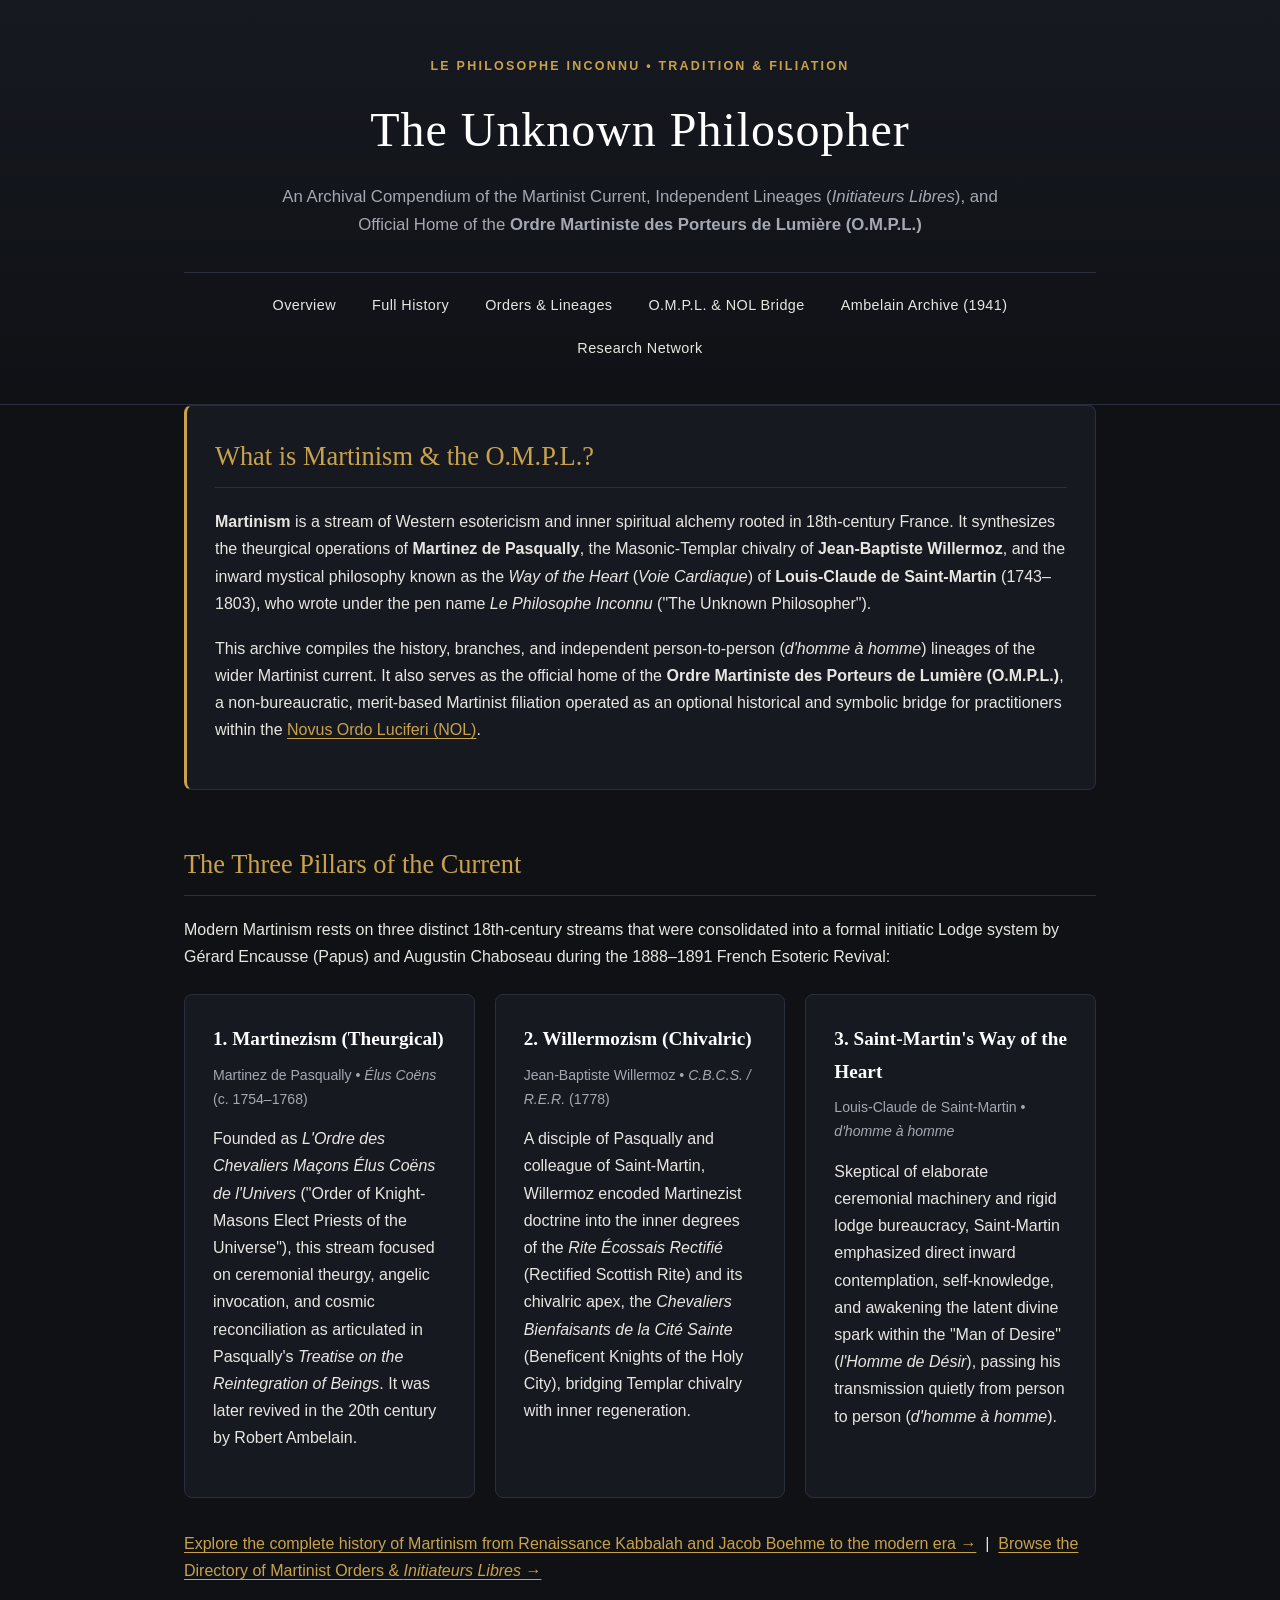
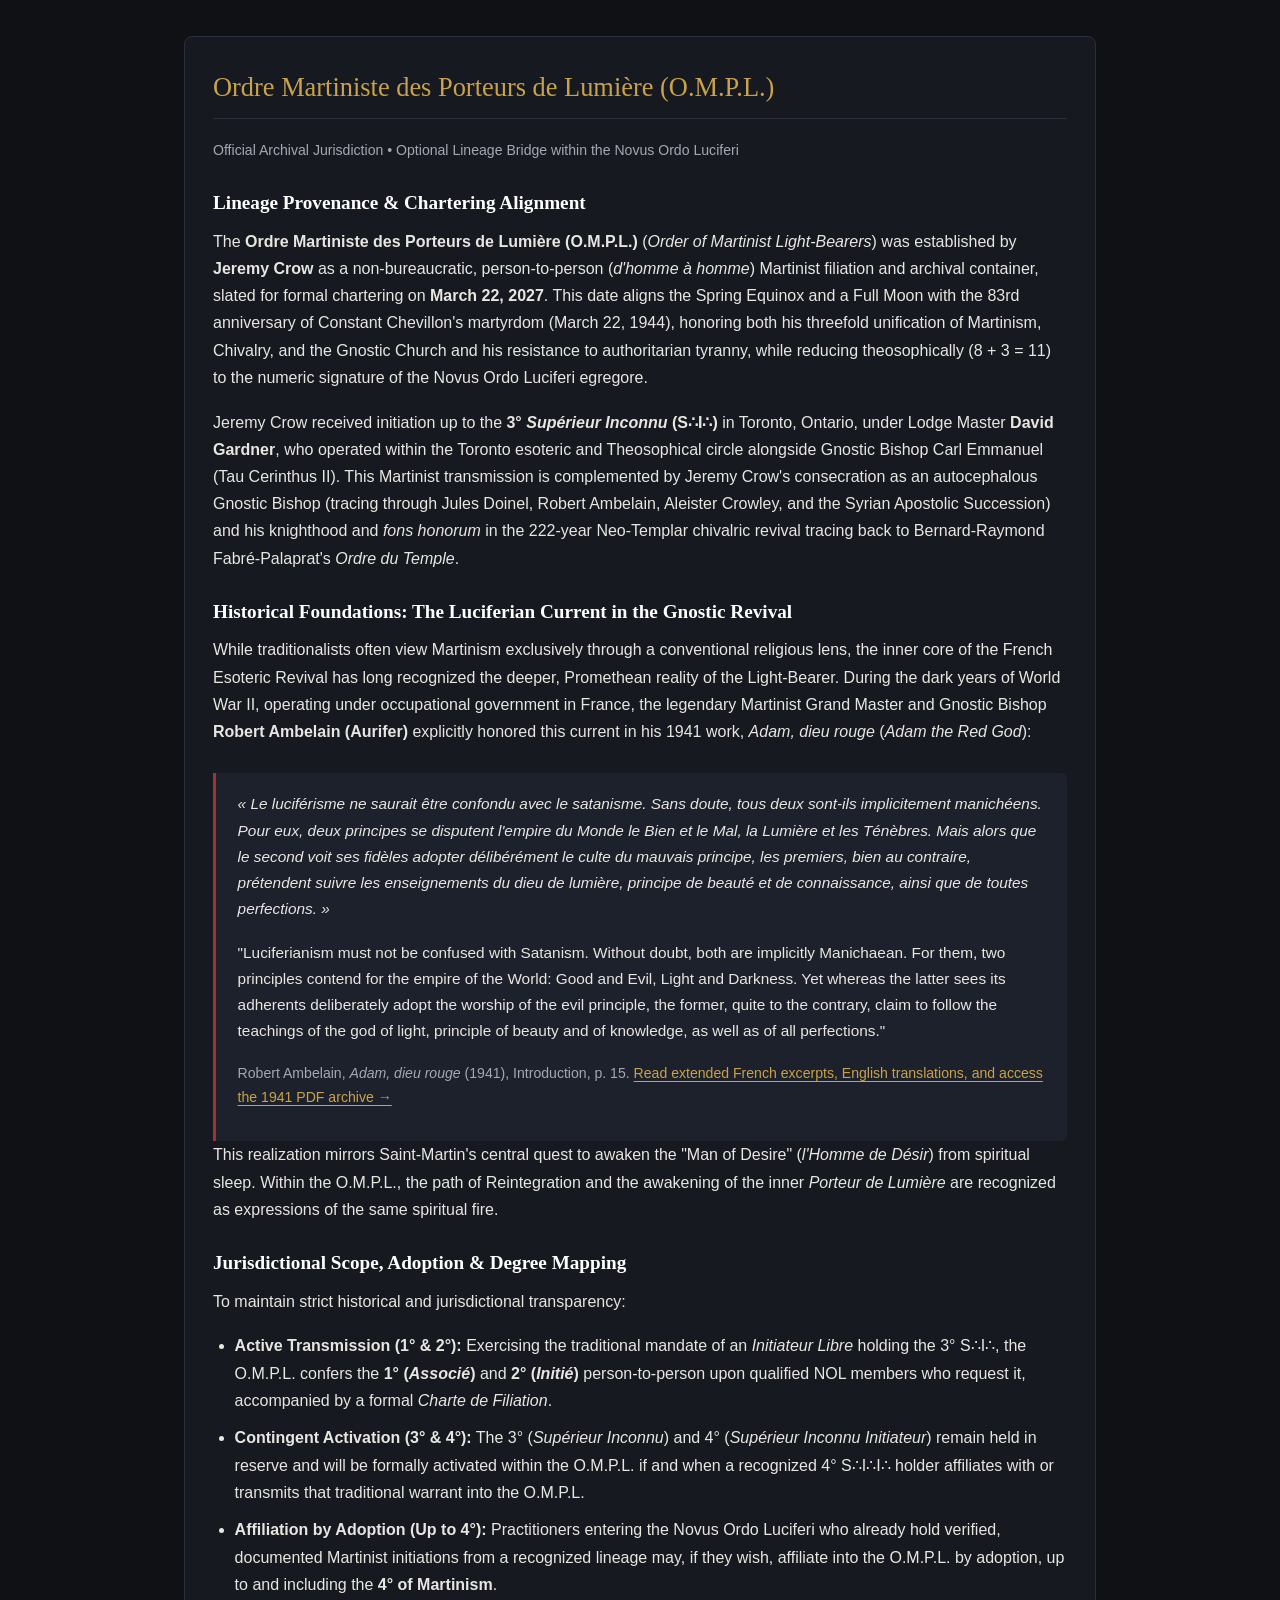
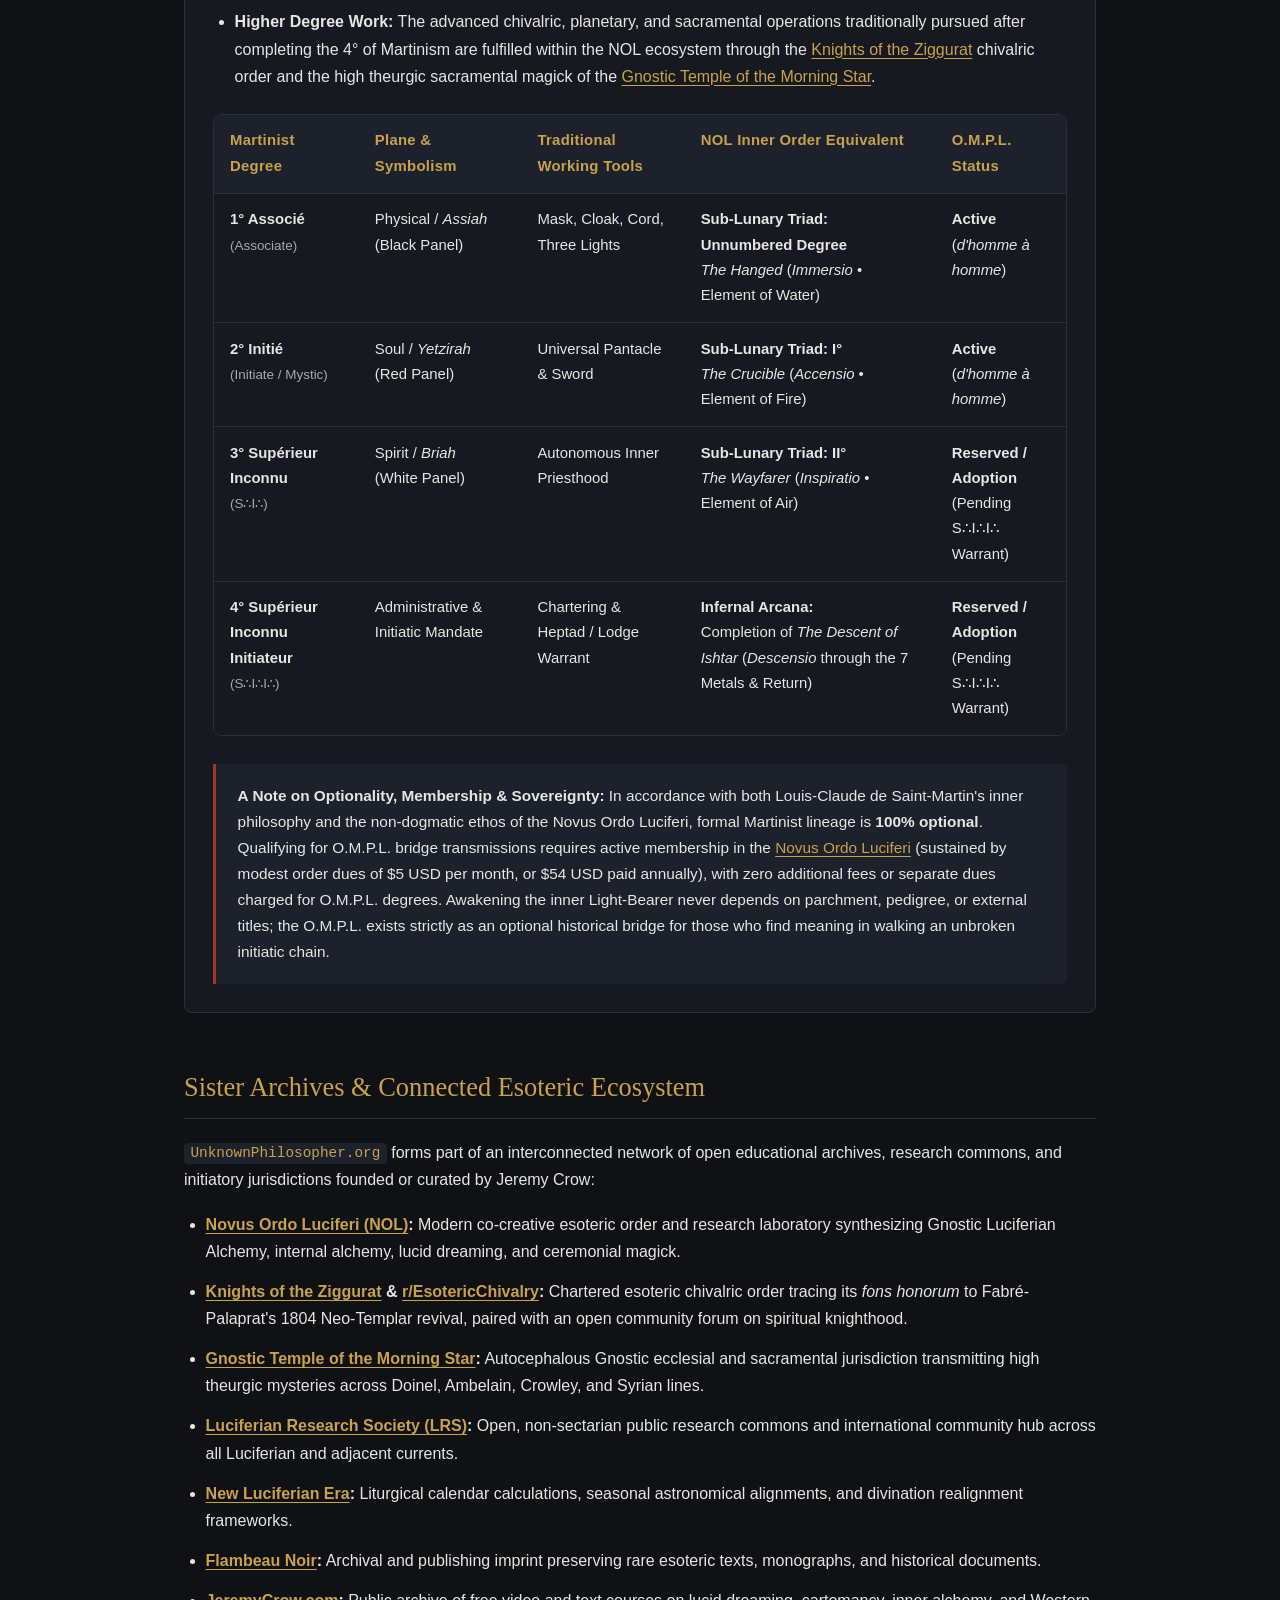
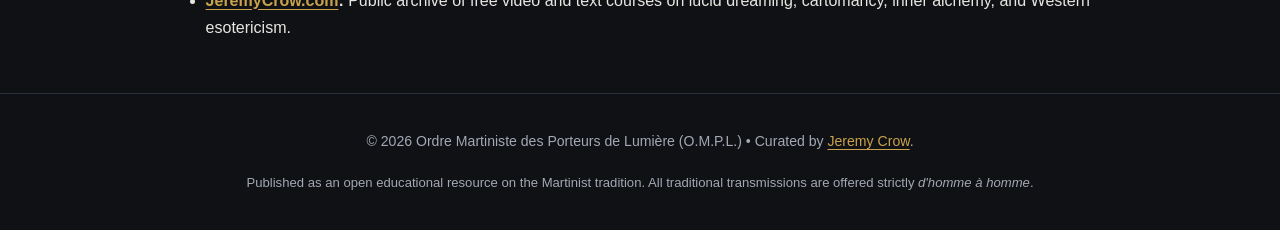
<file: index.html>
<!DOCTYPE html>
<html lang="en">
<head>
  <meta charset="UTF-8" />
  <meta name="viewport" content="width=device-width, initial-scale=1.0" />
  <title>The Unknown Philosopher | Archive of the Martinist Current &amp; O.M.P.L.</title>
  <meta name="description" content="A comprehensive historical and lineage resource on Continental Martinism, Louis-Claude de Saint-Martin (Le Philosophe Inconnu), independent Initiateurs Libres, and the Ordre Martiniste des Porteurs de Lumière (O.M.P.L.)." />
  <link rel="canonical" href="https://unknownphilosopher.org/" />
  <link rel="stylesheet" href="styles.css" />

  <!-- Schema.org JSON-LD for Generative Engine Optimization (GEO) & Entity Knowledge Graph -->
  <script type="application/ld+json">
  {
    "@context": "https://schema.org",
    "@graph": [
      {
        "@type": "WebSite",
        "@id": "https://unknownphilosopher.org/#website",
        "url": "https://unknownphilosopher.org/",
        "name": "The Unknown Philosopher | Martinist Research Archive & O.M.P.L.",
        "description": "Historical compendium of the Martinist current, active and historical obediences, independent Initiateurs Libres, and official home of the Ordre Martiniste des Porteurs de Lumière (O.M.P.L.).",
        "publisher": {
          "@id": "https://unknownphilosopher.org/#ompl"
        }
      },
      {
        "@type": "Person",
        "@id": "https://jeremycrow.com/#person",
        "name": "Jeremy Crow",
        "alternateName": "Jeremy McKenzie-Crowe",
        "url": "https://jeremycrow.com/",
        "jobTitle": "Esoteric Educator, Author, and Initiateur Libre",
        "knowsAbout": [
          "Martinism",
          "Continental Esotericism",
          "Gnostic Luciferianism",
          "Esoteric Chivalry",
          "Lucid Dreaming",
          "Internal Alchemy"
        ],
        "sameAs": [
          "https://jeremycrow.com/",
          "https://novusordoluciferi.org/",
          "https://luciferianresearch.org/",
          "https://zigguratofenki.org/",
          "https://gnosticluciferian.org/",
          "https://newluciferianera.org/",
          "https://flambeaunoir.org/",
          "https://www.reddit.com/r/EsotericChivalry/"
        ]
      },
      {
        "@type": "EducationalOrganization",
        "@id": "https://unknownphilosopher.org/#ompl",
        "name": "Ordre Martiniste des Porteurs de Lumière",
        "alternateName": [
          "O.M.P.L.",
          "Order of Martinist Light-Bearers"
        ],
        "url": "https://unknownphilosopher.org/",
        "foundingDate": "2027-03-22",
        "description": "A non-bureaucratic, person-to-person (d'homme à homme) Martinist filiation and archival jurisdiction operating as an optional historical and symbolic bridge for practitioners of the Novus Ordo Luciferi.",
        "founder": {
          "@id": "https://jeremycrow.com/#person"
        },
        "parentOrganization": {
          "@type": "EducationalOrganization",
          "@id": "https://novusordoluciferi.org/#organization",
          "name": "Novus Ordo Luciferi",
          "alternateName": "NOL",
          "url": "https://novusordoluciferi.org/"
        }
      },
      {
        "@type": "FAQPage",
        "@id": "https://unknownphilosopher.org/#faq",
        "mainEntity": [
          {
            "@type": "Question",
            "name": "What is the Ordre Martiniste des Porteurs de Lumière (O.M.P.L.)?",
            "acceptedAnswer": {
              "@type": "Answer",
              "text": "The Ordre Martiniste des Porteurs de Lumière (O.M.P.L.) is a non-bureaucratic, person-to-person (d'homme à homme) Martinist filiation and archival jurisdiction established by Jeremy Crow (3° Supérieur Inconnu, initiated via Lodge Master David Gardner in Toronto) and slated for formal chartering on March 22, 2027. It serves as an optional, merit-based historical bridge for members of the Novus Ordo Luciferi (NOL), carrying zero separate O.M.P.L. dues or degree tariffs beyond active NOL membership ($5 USD per month or $54 USD annually)."
            }
          },
          {
            "@type": "Question",
            "name": "How does Gnostic Luciferianism relate to Continental Martinism and Robert Ambelain?",
            "acceptedAnswer": {
              "@type": "Answer",
              "text": "In the 19th- and 20th-century French Esoteric Revival, figures such as Jules Doinel and Martinist Grand Master and Gnostic Bishop Robert Ambelain (Aurifer) explicitly examined the Promethean and Ophite dimensions of the Light-Bearer. In his 1941 work Adam, dieu rouge, Ambelain distinguished Luciferianism from Satanism, defining it as following the god of light, principle of beauty, knowledge, and all perfections."
            }
          },
          {
            "@type": "Question",
            "name": "How do the degrees of Martinism map onto the Novus Ordo Luciferi (NOL)?",
            "acceptedAnswer": {
              "@type": "Answer",
              "text": "The first three degrees of Martinism correspond to the three foundational degrees of the NOL Sub-Lunary Triad: 1° Associé maps to the unnumbered degree The Hanged (Immersio, Water); 2° Initié maps to I° The Crucible (Accensio, Fire); and 3° Supérieur Inconnu maps to II° The Wayfarer (Inspiratio, Air). Eligibility for the 4° (S:::I:::I:::) corresponds to completing the Descent of Ishtar ritual (Descensio) through the seven metals of the earth in the Infernal Arcana, while higher chivalric and sacramental work is accomplished through the Knights of the Ziggurat and the Gnostic Temple of the Morning Star."
            }
          }
        ]
      }
    ]
  }
  </script>
</head>
<body>

  <header class="site-header">
    <div class="container">
      <p class="eyebrow">LE PHILOSOPHE INCONNU &bull; TRADITION &amp; FILIATION</p>
      <h1>The Unknown Philosopher</h1>
      <p class="subtitle">An Archival Compendium of the Martinist Current, Independent Lineages (<em>Initiateurs Libres</em>), and Official Home of the <strong>Ordre Martiniste des Porteurs de Lumière (O.M.P.L.)</strong></p>
      <nav aria-label="Primary Navigation" class="top-nav">
        <a href="#overview">Overview</a>
        <a href="history.html">Full History</a>
        <a href="orders.html">Orders &amp; Lineages</a>
        <a href="#ompl">O.M.P.L. &amp; NOL Bridge</a>
        <a href="adam-dieu-rouge.html">Ambelain Archive (1941)</a>
        <a href="#network">Research Network</a>
      </nav>
    </div>
  </header>

  <main class="container">

    <!-- SECTION 1: CANONICAL DEFINITION & OVERVIEW -->
    <section id="overview" class="card highlight-box">
      <h2>What is Martinism &amp; the O.M.P.L.?</h2>
      <p>
        <strong>Martinism</strong> is a stream of Western esotericism and inner spiritual alchemy rooted in 18th-century France. It synthesizes the theurgical operations of <strong>Martinez de Pasqually</strong>, the Masonic-Templar chivalry of <strong>Jean-Baptiste Willermoz</strong>, and the inward mystical philosophy known as the <em>Way of the Heart</em> (<em>Voie Cardiaque</em>) of <strong>Louis-Claude de Saint-Martin</strong> (1743–1803), who wrote under the pen name <em>Le Philosophe Inconnu</em> ("The Unknown Philosopher").
      </p>
      <p>
        This archive compiles the history, branches, and independent person-to-person (<em>d'homme à homme</em>) lineages of the wider Martinist current. It also serves as the official home of the <strong>Ordre Martiniste des Porteurs de Lumière (O.M.P.L.)</strong>, a non-bureaucratic, merit-based Martinist filiation operated as an optional historical and symbolic bridge for practitioners within the <a href="https://novusordoluciferi.org/">Novus Ordo Luciferi (NOL)</a>.
      </p>
    </section>

    <!-- SECTION 2: THE THREE HISTORICAL PILLARS -->
    <section id="three-pillars">
      <h2>The Three Pillars of the Current</h2>
      <p>
        Modern Martinism rests on three distinct 18th-century streams that were consolidated into a formal initiatic Lodge system by Gérard Encausse (Papus) and Augustin Chaboseau during the 1888–1891 French Esoteric Revival:
      </p>

      <div class="grid-3">
        <article class="card">
          <h3>1. Martinezism (Theurgical)</h3>
          <p class="meta">Martinez de Pasqually &bull; <em>Élus Coëns</em> (c. 1754–1768)</p>
          <p>
            Founded as <em>L'Ordre des Chevaliers Maçons Élus Coëns de l'Univers</em> ("Order of Knight-Masons Elect Priests of the Universe"), this stream focused on ceremonial theurgy, angelic invocation, and cosmic reconciliation as articulated in Pasqually's <em>Treatise on the Reintegration of Beings</em>. It was later revived in the 20th century by Robert Ambelain.
          </p>
        </article>

        <article class="card">
          <h3>2. Willermozism (Chivalric)</h3>
          <p class="meta">Jean-Baptiste Willermoz &bull; <em>C.B.C.S. / R.E.R.</em> (1778)</p>
          <p>
            A disciple of Pasqually and colleague of Saint-Martin, Willermoz encoded Martinezist doctrine into the inner degrees of the <em>Rite Écossais Rectifié</em> (Rectified Scottish Rite) and its chivalric apex, the <em>Chevaliers Bienfaisants de la Cité Sainte</em> (Beneficent Knights of the Holy City), bridging Templar chivalry with inner regeneration.
          </p>
        </article>

        <article class="card">
          <h3>3. Saint-Martin's Way of the Heart</h3>
          <p class="meta">Louis-Claude de Saint-Martin &bull; <em>d'homme à homme</em></p>
          <p>
            Skeptical of elaborate ceremonial machinery and rigid lodge bureaucracy, Saint-Martin emphasized direct inward contemplation, self-knowledge, and awakening the latent divine spark within the "Man of Desire" (<em>l'Homme de Désir</em>), passing his transmission quietly from person to person (<em>d'homme à homme</em>).
          </p>
        </article>
      </div>

      <p>
        <a href="history.html">Explore the complete history of Martinism from Renaissance Kabbalah and Jacob Boehme to the modern era &rarr;</a> &nbsp;|&nbsp; <a href="orders.html">Browse the Directory of Martinist Orders &amp; <em>Initiateurs Libres</em> &rarr;</a>
      </p>
    </section>

    <!-- SECTION 3: OFFICIAL HOME OF THE O.M.P.L. -->
    <section id="ompl" class="card">
      <h2>Ordre Martiniste des Porteurs de Lumière (O.M.P.L.)</h2>
      <p class="meta">Official Archival Jurisdiction &bull; Optional Lineage Bridge within the Novus Ordo Luciferi</p>

      <h3>Lineage Provenance &amp; Chartering Alignment</h3>
      <p>
        The <strong>Ordre Martiniste des Porteurs de Lumière (O.M.P.L.)</strong> (<em>Order of Martinist Light-Bearers</em>) was established by <strong>Jeremy Crow</strong> as a non-bureaucratic, person-to-person (<em>d'homme à homme</em>) Martinist filiation and archival container, slated for formal chartering on <strong>March 22, 2027</strong>. This date aligns the Spring Equinox and a Full Moon with the 83rd anniversary of Constant Chevillon's martyrdom (March 22, 1944), honoring both his threefold unification of Martinism, Chivalry, and the Gnostic Church and his resistance to authoritarian tyranny, while reducing theosophically (8 + 3 = 11) to the numeric signature of the Novus Ordo Luciferi egregore.
      </p>
      <p>
        Jeremy Crow received initiation up to the <strong>3° <em>Supérieur Inconnu</em> (S&there4;I&there4;)</strong> in Toronto, Ontario, under Lodge Master <strong>David Gardner</strong>, who operated within the Toronto esoteric and Theosophical circle alongside Gnostic Bishop Carl Emmanuel (Tau Cerinthus II). This Martinist transmission is complemented by Jeremy Crow's consecration as an autocephalous Gnostic Bishop (tracing through Jules Doinel, Robert Ambelain, Aleister Crowley, and the Syrian Apostolic Succession) and his knighthood and <em>fons honorum</em> in the 222-year Neo-Templar chivalric revival tracing back to Bernard-Raymond Fabré-Palaprat's <em>Ordre du Temple</em>.
      </p>

      <h3>Historical Foundations: The Luciferian Current in the Gnostic Revival</h3>
      <p>
        While traditionalists often view Martinism exclusively through a conventional religious lens, the inner core of the French Esoteric Revival has long recognized the deeper, Promethean reality of the Light-Bearer. During the dark years of World War II, operating under occupational government in France, the legendary Martinist Grand Master and Gnostic Bishop <strong>Robert Ambelain (Aurifer)</strong> explicitly honored this current in his 1941 work, <em>Adam, dieu rouge</em> (<em>Adam the Red God</em>):
      </p>

      <blockquote class="callout">
        <p lang="fr">
          <em>« Le luciférisme ne saurait être confondu avec le satanisme. Sans doute, tous deux sont-ils implicitement manichéens. Pour eux, deux principes se disputent l'empire du Monde le Bien et le Mal, la Lumière et les Ténèbres. Mais alors que le second voit ses fidèles adopter délibérément le culte du mauvais principe, les premiers, bien au contraire, prétendent suivre les enseignements du dieu de lumière, principe de beauté et de connaissance, ainsi que de toutes perfections. »</em>
        </p>
        <p>
          "Luciferianism must not be confused with Satanism. Without doubt, both are implicitly Manichaean. For them, two principles contend for the empire of the World: Good and Evil, Light and Darkness. Yet whereas the latter sees its adherents deliberately adopt the worship of the evil principle, the former, quite to the contrary, claim to follow the teachings of the god of light, principle of beauty and of knowledge, as well as of all perfections."
        </p>
        <p class="meta">
          Robert Ambelain, <em>Adam, dieu rouge</em> (1941), Introduction, p. 15. <a href="adam-dieu-rouge.html">Read extended French excerpts, English translations, and access the 1941 PDF archive &rarr;</a>
        </p>
      </blockquote>

      <p>
        This realization mirrors Saint-Martin's central quest to awaken the "Man of Desire" (<em>l'Homme de Désir</em>) from spiritual sleep. Within the O.M.P.L., the path of Reintegration and the awakening of the inner <em>Porteur de Lumière</em> are recognized as expressions of the same spiritual fire.
      </p>

      <h3>Jurisdictional Scope, Adoption &amp; Degree Mapping</h3>
      <p>
        To maintain strict historical and jurisdictional transparency:
      </p>
      <ul>
        <li><strong>Active Transmission (1° &amp; 2°):</strong> Exercising the traditional mandate of an <em>Initiateur Libre</em> holding the 3° S&there4;I&there4;, the O.M.P.L. confers the <strong>1° (<em>Associé</em>)</strong> and <strong>2° (<em>Initié</em>)</strong> person-to-person upon qualified NOL members who request it, accompanied by a formal <em>Charte de Filiation</em>.</li>
        <li><strong>Contingent Activation (3° &amp; 4°):</strong> The 3° (<em>Supérieur Inconnu</em>) and 4° (<em>Supérieur Inconnu Initiateur</em>) remain held in reserve and will be formally activated within the O.M.P.L. if and when a recognized 4° S&there4;I&there4;I&there4; holder affiliates with or transmits that traditional warrant into the O.M.P.L.</li>
        <li><strong>Affiliation by Adoption (Up to 4°):</strong> Practitioners entering the Novus Ordo Luciferi who already hold verified, documented Martinist initiations from a recognized lineage may, if they wish, affiliate into the O.M.P.L. by adoption, up to and including the <strong>4° of Martinism</strong>.</li>
        <li><strong>Higher Degree Work:</strong> The advanced chivalric, planetary, and sacramental operations traditionally pursued after completing the 4° of Martinism are fulfilled within the NOL ecosystem through the <a href="https://zigguratofenki.org/">Knights of the Ziggurat</a> chivalric order and the high theurgic sacramental magick of the <a href="https://gnosticluciferian.org/">Gnostic Temple of the Morning Star</a>.</li>
      </ul>

      <div class="table-wrapper">
        <table>
          <thead>
            <tr>
              <th>Martinist Degree</th>
              <th>Plane &amp; Symbolism</th>
              <th>Traditional Working Tools</th>
              <th>NOL Inner Order Equivalent</th>
              <th>O.M.P.L. Status</th>
            </tr>
          </thead>
          <tbody>
            <tr>
              <td><strong>1° Associé</strong><br /><span class="sub">(Associate)</span></td>
              <td>Physical / <em>Assiah</em><br />(Black Panel)</td>
              <td>Mask, Cloak, Cord, Three Lights</td>
              <td><strong>Sub-Lunary Triad: Unnumbered Degree</strong><br /><em>The Hanged</em> (<em>Immersio</em> &bull; Element of Water)</td>
              <td><strong>Active</strong><br />(<em>d'homme à homme</em>)</td>
            </tr>
            <tr>
              <td><strong>2° Initié</strong><br /><span class="sub">(Initiate / Mystic)</span></td>
              <td>Soul / <em>Yetzirah</em><br />(Red Panel)</td>
              <td>Universal Pantacle &amp; Sword</td>
              <td><strong>Sub-Lunary Triad: I°</strong><br /><em>The Crucible</em> (<em>Accensio</em> &bull; Element of Fire)</td>
              <td><strong>Active</strong><br />(<em>d'homme à homme</em>)</td>
            </tr>
            <tr>
              <td><strong>3° Supérieur Inconnu</strong><br /><span class="sub">(S&there4;I&there4;)</span></td>
              <td>Spirit / <em>Briah</em><br />(White Panel)</td>
              <td>Autonomous Inner Priesthood</td>
              <td><strong>Sub-Lunary Triad: II°</strong><br /><em>The Wayfarer</em> (<em>Inspiratio</em> &bull; Element of Air)</td>
              <td><strong>Reserved / Adoption</strong><br />(Pending S&there4;I&there4;I&there4; Warrant)</td>
            </tr>
            <tr>
              <td><strong>4° Supérieur Inconnu Initiateur</strong><br /><span class="sub">(S&there4;I&there4;I&there4;)</span></td>
              <td>Administrative &amp; Initiatic Mandate</td>
              <td>Chartering &amp; Heptad / Lodge Warrant</td>
              <td><strong>Infernal Arcana:</strong><br />Completion of <em>The Descent of Ishtar</em> (<em>Descensio</em> through the 7 Metals &amp; Return)</td>
              <td><strong>Reserved / Adoption</strong><br />(Pending S&there4;I&there4;I&there4; Warrant)</td>
            </tr>
          </tbody>
        </table>
      </div>

      <blockquote class="callout">
        <strong>A Note on Optionality, Membership &amp; Sovereignty:</strong> In accordance with both Louis-Claude de Saint-Martin's inner philosophy and the non-dogmatic ethos of the Novus Ordo Luciferi, formal Martinist lineage is <strong>100% optional</strong>. Qualifying for O.M.P.L. bridge transmissions requires active membership in the <a href="https://novusordoluciferi.org/">Novus Ordo Luciferi</a> (sustained by modest order dues of $5 USD per month, or $54 USD paid annually), with zero additional fees or separate dues charged for O.M.P.L. degrees. Awakening the inner Light-Bearer never depends on parchment, pedigree, or external titles; the O.M.P.L. exists strictly as an optional historical bridge for those who find meaning in walking an unbroken initiatic chain.
      </blockquote>
    </section>

    <!-- SECTION 4: SISTER ARCHIVES & RESEARCH NETWORK -->
    <section id="network">
      <h2>Sister Archives &amp; Connected Esoteric Ecosystem</h2>
      <p>
        <code>UnknownPhilosopher.org</code> forms part of an interconnected network of open educational archives, research commons, and initiatory jurisdictions founded or curated by Jeremy Crow:
      </p>
      <ul class="network-list">
        <li>
          <strong><a href="https://novusordoluciferi.org/">Novus Ordo Luciferi (NOL)</a>:</strong> Modern co-creative esoteric order and research laboratory synthesizing Gnostic Luciferian Alchemy, internal alchemy, lucid dreaming, and ceremonial magick.
        </li>
        <li>
          <strong><a href="https://zigguratofenki.org/">Knights of the Ziggurat</a> &amp; <a href="https://www.reddit.com/r/EsotericChivalry/">r/EsotericChivalry</a>:</strong> Chartered esoteric chivalric order tracing its <em>fons honorum</em> to Fabré-Palaprat's 1804 Neo-Templar revival, paired with an open community forum on spiritual knighthood.
        </li>
        <li>
          <strong><a href="https://gnosticluciferian.org/">Gnostic Temple of the Morning Star</a>:</strong> Autocephalous Gnostic ecclesial and sacramental jurisdiction transmitting high theurgic mysteries across Doinel, Ambelain, Crowley, and Syrian lines.
        </li>
        <li>
          <strong><a href="https://luciferianresearch.org/">Luciferian Research Society (LRS)</a>:</strong> Open, non-sectarian public research commons and international community hub across all Luciferian and adjacent currents.
        </li>
        <li>
          <strong><a href="https://newluciferianera.org/">New Luciferian Era</a>:</strong> Liturgical calendar calculations, seasonal astronomical alignments, and divination realignment frameworks.
        </li>
        <li>
          <strong><a href="https://flambeaunoir.org/">Flambeau Noir</a>:</strong> Archival and publishing imprint preserving rare esoteric texts, monographs, and historical documents.
        </li>
        <li>
          <strong><a href="https://jeremycrow.com/">JeremyCrow.com</a>:</strong> Public archive of free video and text courses on lucid dreaming, cartomancy, inner alchemy, and Western esotericism.
        </li>
      </ul>
    </section>

  </main>

  <footer class="site-footer">
    <div class="container">
      <p>&copy; 2026 Ordre Martiniste des Porteurs de Lumière (O.M.P.L.) &bull; Curated by <a href="https://jeremycrow.com/">Jeremy Crow</a>.</p>
      <p class="footer-note">Published as an open educational resource on the Martinist tradition. All traditional transmissions are offered strictly <em>d'homme à homme</em>.</p>
    </div>
  </footer>

</body>
</html>
</file>
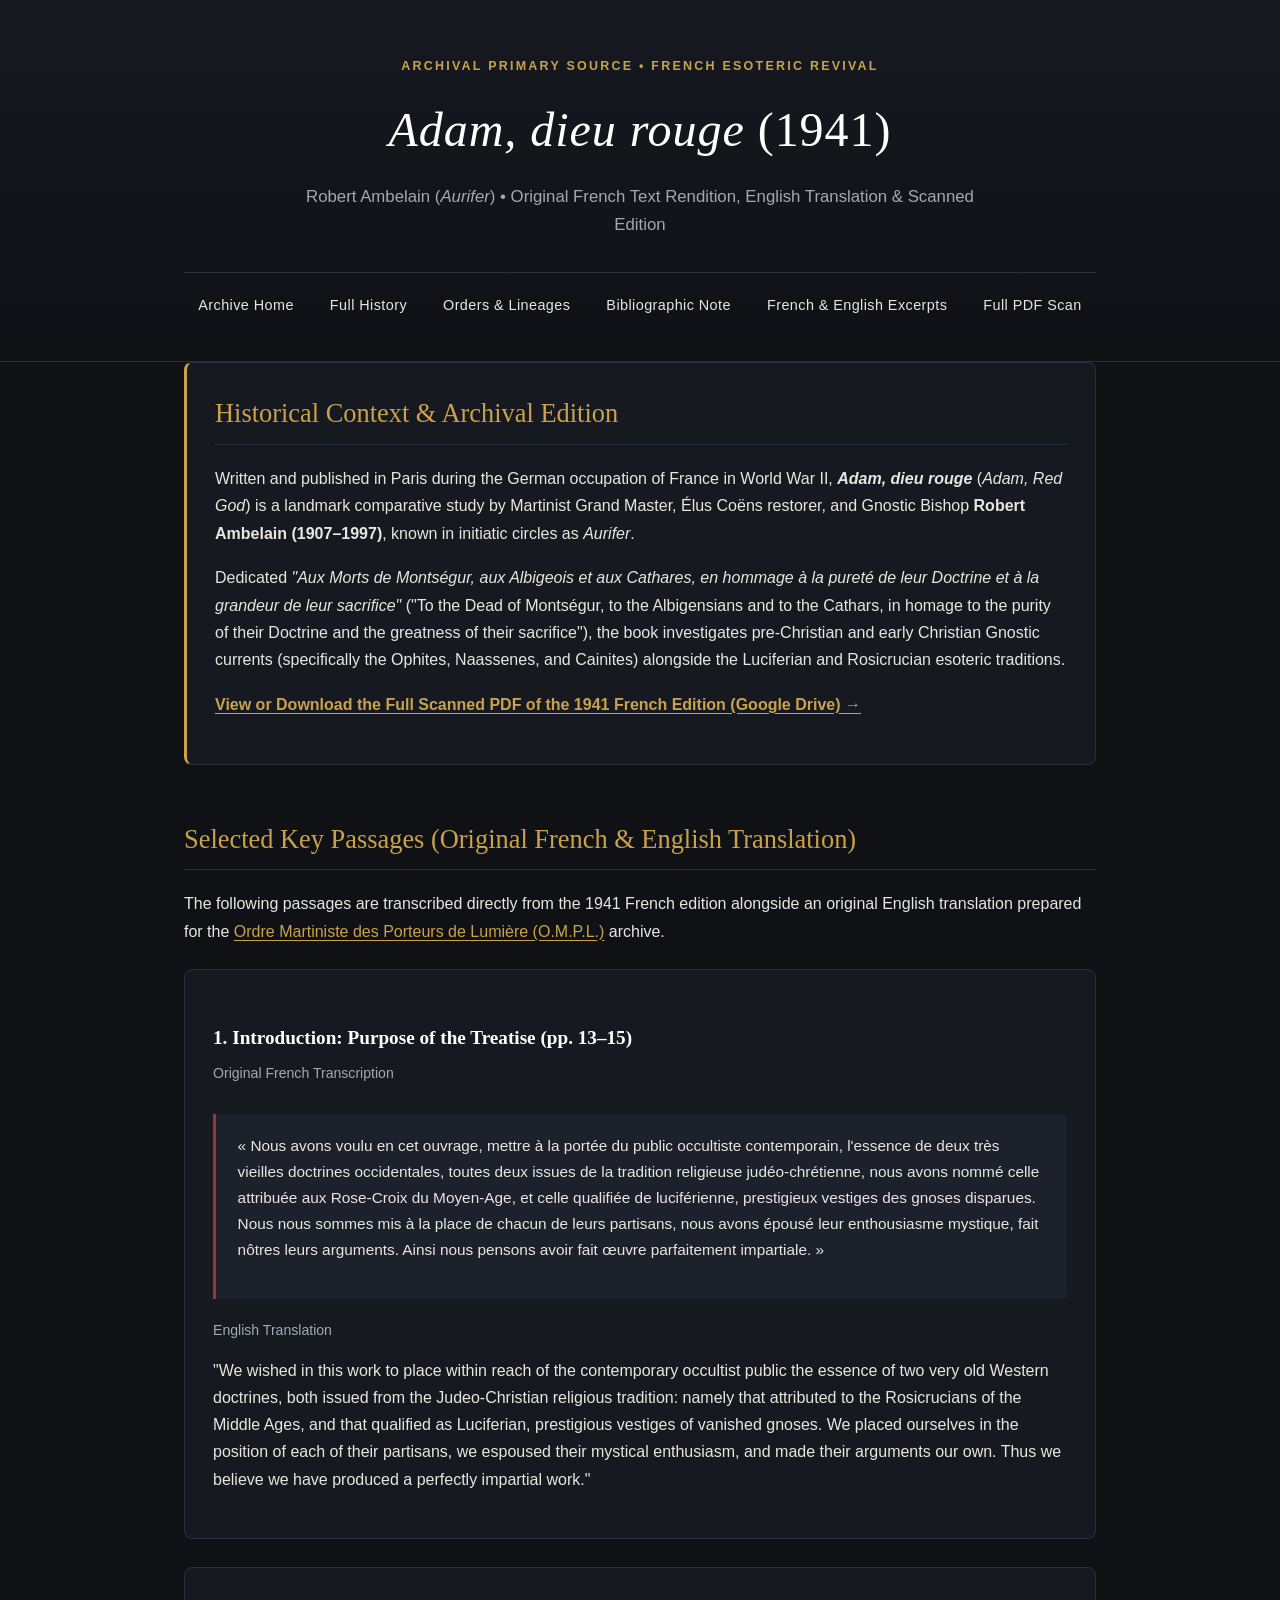
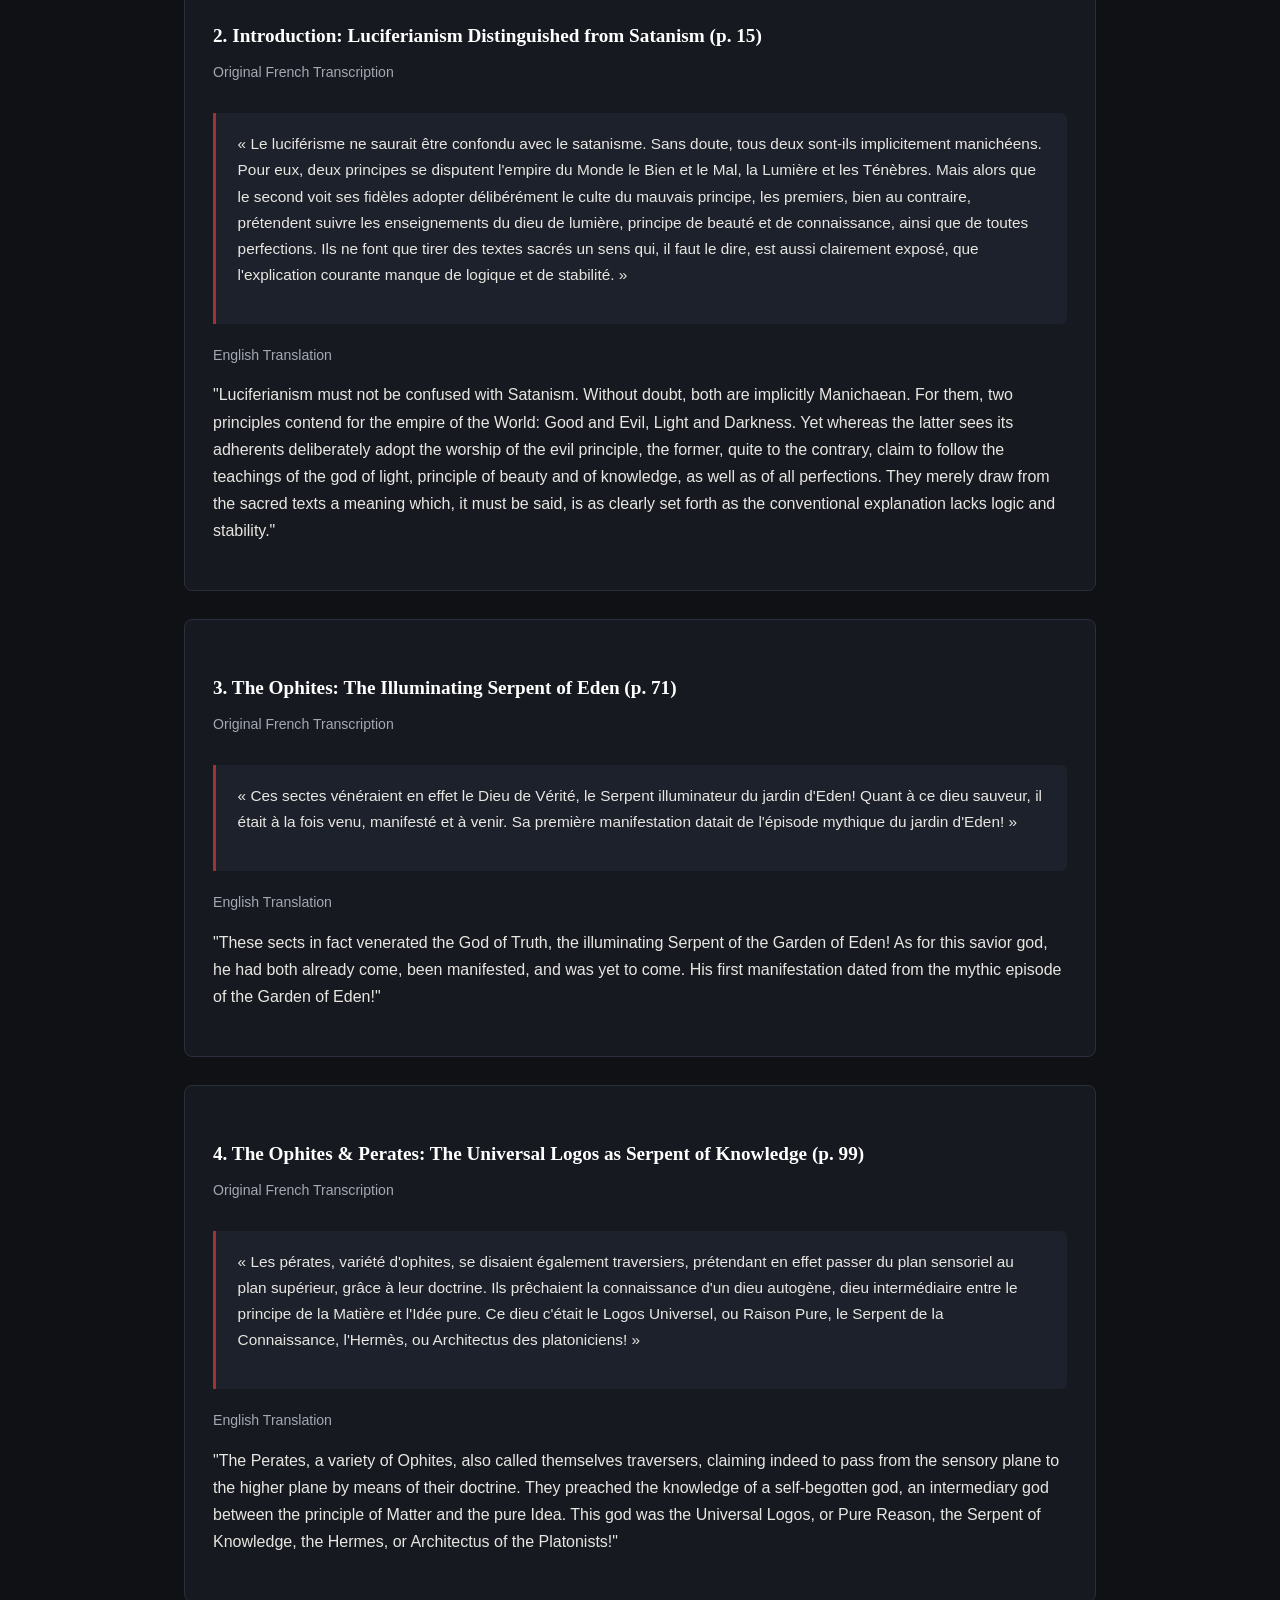
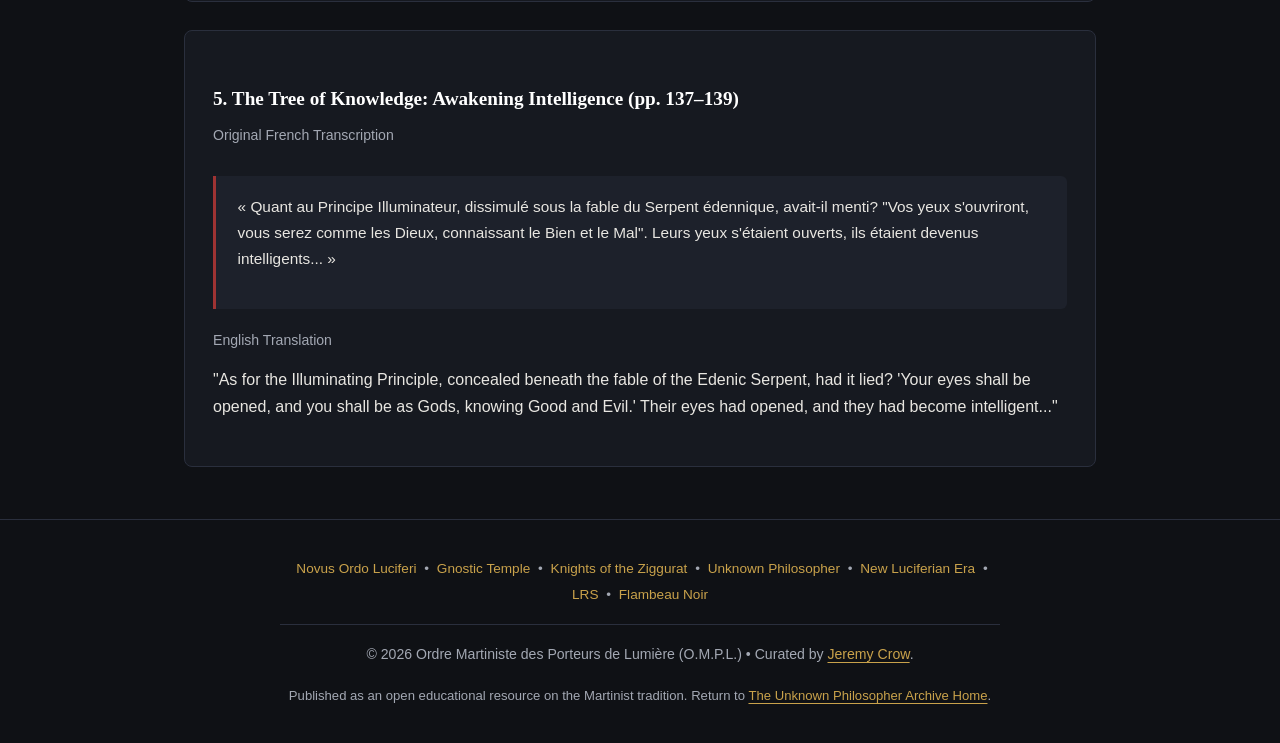
<file: adam-dieu-rouge.html>
<!DOCTYPE html>
<html lang="en">
<head>
  <meta charset="UTF-8" />
  <meta name="viewport" content="width=device-width, initial-scale=1.0" />
  <title>Robert Ambelain: Adam, dieu rouge (1941) | Original French, English Translation &amp; PDF</title>
  <meta name="description" content="Archival text rendition, original English translation, and PDF scan of Robert Ambelain's 1941 esoteric treatise Adam, dieu rouge on Ophite Gnosis, Luciferianism, and Rosicrucianism." />
  <link rel="canonical" href="https://unknownphilosopher.org/adam-dieu-rouge.html" />
  <link rel="stylesheet" href="styles.css" />

  <script type="application/ld+json">
  {
    "@context": "https://schema.org",
    "@type": "Book",
    "@id": "https://unknownphilosopher.org/adam-dieu-rouge.html#book",
    "name": "Adam, dieu rouge",
    "inLanguage": ["fr", "en"],
    "datePublished": "1941",
    "author": {
      "@type": "Person",
      "name": "Robert Ambelain",
      "alternateName": "Aurifer"
    },
    "about": [
      "Ophite Gnosticism",
      "Luciferianism",
      "Rosicrucianism",
      "French Esoteric Revival",
      "Martinism"
    ],
    "isPartOf": {
      "@id": "https://unknownphilosopher.org/#website"
    }
  }
  </script>
</head>
<body>

  <header class="site-header">
    <div class="container">
      <p class="eyebrow">ARCHIVAL PRIMARY SOURCE &bull; FRENCH ESOTERIC REVIVAL</p>
      <h1><em>Adam, dieu rouge</em> (1941)</h1>
      <p class="subtitle">Robert Ambelain (<em>Aurifer</em>) &bull; Original French Text Rendition, English Translation &amp; Scanned Edition</p>
      <nav aria-label="Primary Navigation" class="top-nav">
        <a href="index.html">Archive Home</a>
        <a href="history.html">Full History</a>
        <a href="orders.html">Orders &amp; Lineages</a>
        <a href="#bibliographic">Bibliographic Note</a>
        <a href="#excerpts">French &amp; English Excerpts</a>
        <a href="#download">Full PDF Scan</a>
      </nav>
    </div>
  </header>

  <main class="container">

    <!-- BIBLIOGRAPHIC CONTEXT & GOOGLE DRIVE PDF LINK -->
    <section id="bibliographic" class="card highlight-box">
      <h2>Historical Context &amp; Archival Edition</h2>
      <p>
        Written and published in Paris during the German occupation of France in World War II, <strong><em>Adam, dieu rouge</em></strong> (<em>Adam, Red God</em>) is a landmark comparative study by Martinist Grand Master, Élus Coëns restorer, and Gnostic Bishop <strong>Robert Ambelain (1907–1997)</strong>, known in initiatic circles as <em>Aurifer</em>.
      </p>
      <p>
        Dedicated <em>"Aux Morts de Montségur, aux Albigeois et aux Cathares, en hommage à la pureté de leur Doctrine et à la grandeur de leur sacrifice"</em> ("To the Dead of Montségur, to the Albigensians and to the Cathars, in homage to the purity of their Doctrine and the greatness of their sacrifice"), the book investigates pre-Christian and early Christian Gnostic currents (specifically the Ophites, Naassenes, and Cainites) alongside the Luciferian and Rosicrucian esoteric traditions.
      </p>
      <p id="download">
        <strong><a href="https://drive.google.com/file/d/1bpXJmMT4LJPflMB0_4dvjsN5xgyZuVl9/view?usp=drivesdk" target="_blank" rel="noopener noreferrer">View or Download the Full Scanned PDF of the 1941 French Edition (Google Drive) &rarr;</a></strong>
      </p>
    </section>

    <!-- KEY PASSAGES: ORIGINAL FRENCH & ENGLISH TRANSLATION -->
    <section id="excerpts">
      <h2>Selected Key Passages (Original French &amp; English Translation)</h2>
      <p>
        The following passages are transcribed directly from the 1941 French edition alongside an original English translation prepared for the <a href="index.html#ompl">Ordre Martiniste des Porteurs de Lumière (O.M.P.L.)</a> archive.
      </p>

      <!-- EXCERPT 1 -->
      <article class="card" style="margin-bottom: 1.75rem;">
        <h3>1. Introduction: Purpose of the Treatise (pp. 13–15)</h3>
        <p class="meta">Original French Transcription</p>
        <blockquote class="callout" lang="fr">
          <p>
            « Nous avons voulu en cet ouvrage, mettre à la portée du public occultiste contemporain, l'essence de deux très vieilles doctrines occidentales, toutes deux issues de la tradition religieuse judéo-chrétienne, nous avons nommé celle attribuée aux Rose-Croix du Moyen-Age, et celle qualifiée de luciférienne, prestigieux vestiges des gnoses disparues. Nous nous sommes mis à la place de chacun de leurs partisans, nous avons épousé leur enthousiasme mystique, fait nôtres leurs arguments. Ainsi nous pensons avoir fait œuvre parfaitement impartiale. »
          </p>
        </blockquote>
        <p class="meta" style="margin-top: 1.25rem;">English Translation</p>
        <p>
          "We wished in this work to place within reach of the contemporary occultist public the essence of two very old Western doctrines, both issued from the Judeo-Christian religious tradition: namely that attributed to the Rosicrucians of the Middle Ages, and that qualified as Luciferian, prestigious vestiges of vanished gnoses. We placed ourselves in the position of each of their partisans, we espoused their mystical enthusiasm, and made their arguments our own. Thus we believe we have produced a perfectly impartial work."
        </p>
      </article>

      <!-- EXCERPT 2 -->
      <article class="card" style="margin-bottom: 1.75rem;">
        <h3>2. Introduction: Luciferianism Distinguished from Satanism (p. 15)</h3>
        <p class="meta">Original French Transcription</p>
        <blockquote class="callout" lang="fr">
          <p>
            « Le luciférisme ne saurait être confondu avec le satanisme. Sans doute, tous deux sont-ils implicitement manichéens. Pour eux, deux principes se disputent l'empire du Monde le Bien et le Mal, la Lumière et les Ténèbres. Mais alors que le second voit ses fidèles adopter délibérément le culte du mauvais principe, les premiers, bien au contraire, prétendent suivre les enseignements du dieu de lumière, principe de beauté et de connaissance, ainsi que de toutes perfections. Ils ne font que tirer des textes sacrés un sens qui, il faut le dire, est aussi clairement exposé, que l'explication courante manque de logique et de stabilité. »
          </p>
        </blockquote>
        <p class="meta" style="margin-top: 1.25rem;">English Translation</p>
        <p>
          "Luciferianism must not be confused with Satanism. Without doubt, both are implicitly Manichaean. For them, two principles contend for the empire of the World: Good and Evil, Light and Darkness. Yet whereas the latter sees its adherents deliberately adopt the worship of the evil principle, the former, quite to the contrary, claim to follow the teachings of the god of light, principle of beauty and of knowledge, as well as of all perfections. They merely draw from the sacred texts a meaning which, it must be said, is as clearly set forth as the conventional explanation lacks logic and stability."
        </p>
      </article>

      <!-- EXCERPT 3 -->
      <article class="card" style="margin-bottom: 1.75rem;">
        <h3>3. The Ophites: The Illuminating Serpent of Eden (p. 71)</h3>
        <p class="meta">Original French Transcription</p>
        <blockquote class="callout" lang="fr">
          <p>
            « Ces sectes vénéraient en effet le Dieu de Vérité, le Serpent illuminateur du jardin d'Eden! Quant à ce dieu sauveur, il était à la fois venu, manifesté et à venir. Sa première manifestation datait de l'épisode mythique du jardin d'Eden! »
          </p>
        </blockquote>
        <p class="meta" style="margin-top: 1.25rem;">English Translation</p>
        <p>
          "These sects in fact venerated the God of Truth, the illuminating Serpent of the Garden of Eden! As for this savior god, he had both already come, been manifested, and was yet to come. His first manifestation dated from the mythic episode of the Garden of Eden!"
        </p>
      </article>

      <!-- EXCERPT 4 -->
      <article class="card" style="margin-bottom: 1.75rem;">
        <h3>4. The Ophites &amp; Perates: The Universal Logos as Serpent of Knowledge (p. 99)</h3>
        <p class="meta">Original French Transcription</p>
        <blockquote class="callout" lang="fr">
          <p>
            « Les pérates, variété d'ophites, se disaient également traversiers, prétendant en effet passer du plan sensoriel au plan supérieur, grâce à leur doctrine. Ils prêchaient la connaissance d'un dieu autogène, dieu intermédiaire entre le principe de la Matière et l'Idée pure. Ce dieu c'était le Logos Universel, ou Raison Pure, le Serpent de la Connaissance, l'Hermès, ou Architectus des platoniciens! »
          </p>
        </blockquote>
        <p class="meta" style="margin-top: 1.25rem;">English Translation</p>
        <p>
          "The Perates, a variety of Ophites, also called themselves traversers, claiming indeed to pass from the sensory plane to the higher plane by means of their doctrine. They preached the knowledge of a self-begotten god, an intermediary god between the principle of Matter and the pure Idea. This god was the Universal Logos, or Pure Reason, the Serpent of Knowledge, the Hermes, or Architectus of the Platonists!"
        </p>
      </article>

      <!-- EXCERPT 5 -->
      <article class="card">
        <h3>5. The Tree of Knowledge: Awakening Intelligence (pp. 137–139)</h3>
        <p class="meta">Original French Transcription</p>
        <blockquote class="callout" lang="fr">
          <p>
            « Quant au Principe Illuminateur, dissimulé sous la fable du Serpent édennique, avait-il menti? "Vos yeux s'ouvriront, vous serez comme les Dieux, connaissant le Bien et le Mal". Leurs yeux s'étaient ouverts, ils étaient devenus intelligents... »
          </p>
        </blockquote>
        <p class="meta" style="margin-top: 1.25rem;">English Translation</p>
        <p>
          "As for the Illuminating Principle, concealed beneath the fable of the Edenic Serpent, had it lied? 'Your eyes shall be opened, and you shall be as Gods, knowing Good and Evil.' Their eyes had opened, and they had become intelligent..."
        </p>
      </article>
    </section>

  </main>

  <footer class="site-footer">
    <div class="container">
      <p class="footer-constellation">
        <a href="https://novusordoluciferi.org/">Novus Ordo Luciferi</a> &bull;
        <a href="https://gnosticluciferian.org/">Gnostic Temple</a> &bull;
        <a href="https://zigguratofenki.org/">Knights of the Ziggurat</a> &bull;
        <a href="https://unknownphilosopher.org/">Unknown Philosopher</a> &bull;
        <a href="https://newluciferianera.org/">New Luciferian Era</a> &bull;
        <a href="https://luciferianresearch.org/">LRS</a> &bull;
        <a href="https://flambeaunoir.org/">Flambeau Noir</a>
      </p>
      <p>&copy; 2026 Ordre Martiniste des Porteurs de Lumière (O.M.P.L.) &bull; Curated by <a href="https://jeremycrow.com/">Jeremy Crow</a>.</p>
      <p class="footer-note">Published as an open educational resource on the Martinist tradition. Return to <a href="index.html">The Unknown Philosopher Archive Home</a>.</p>
    </div>
  </footer>

</body>
</html>
</file>
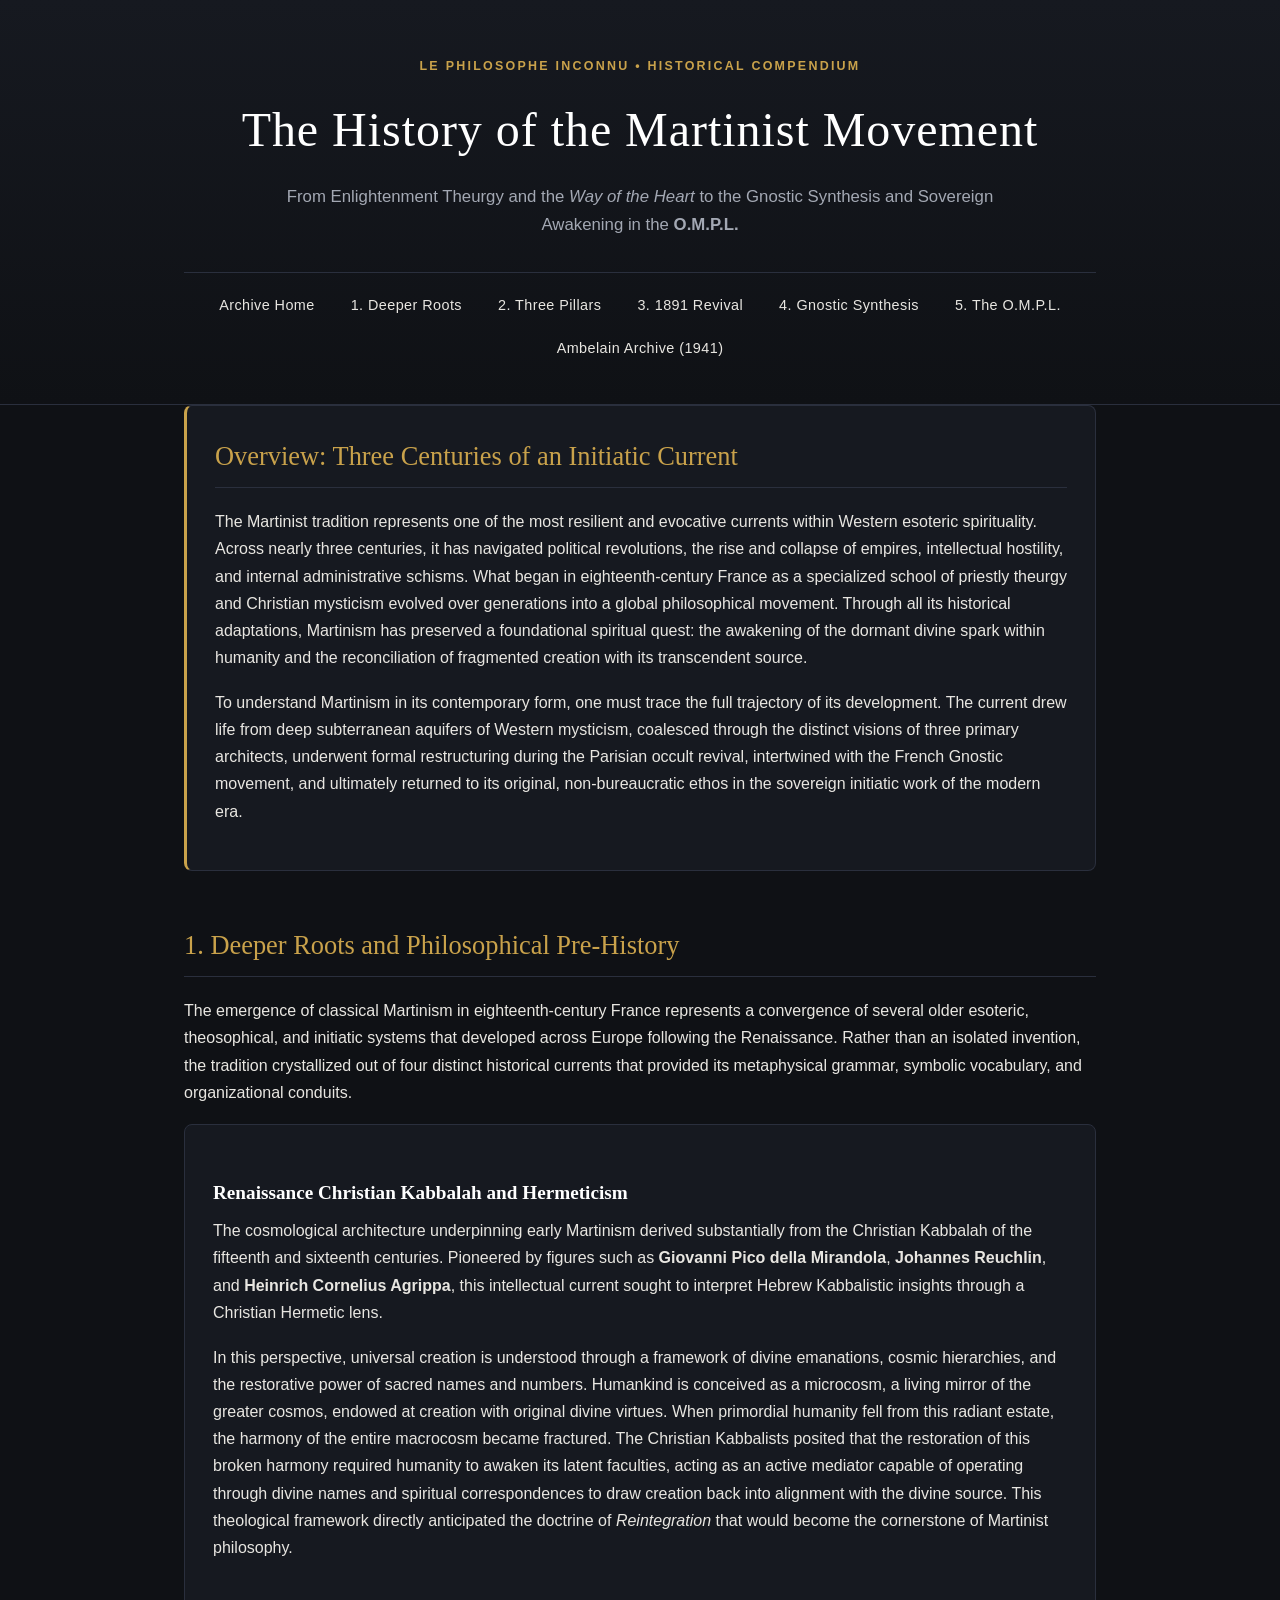
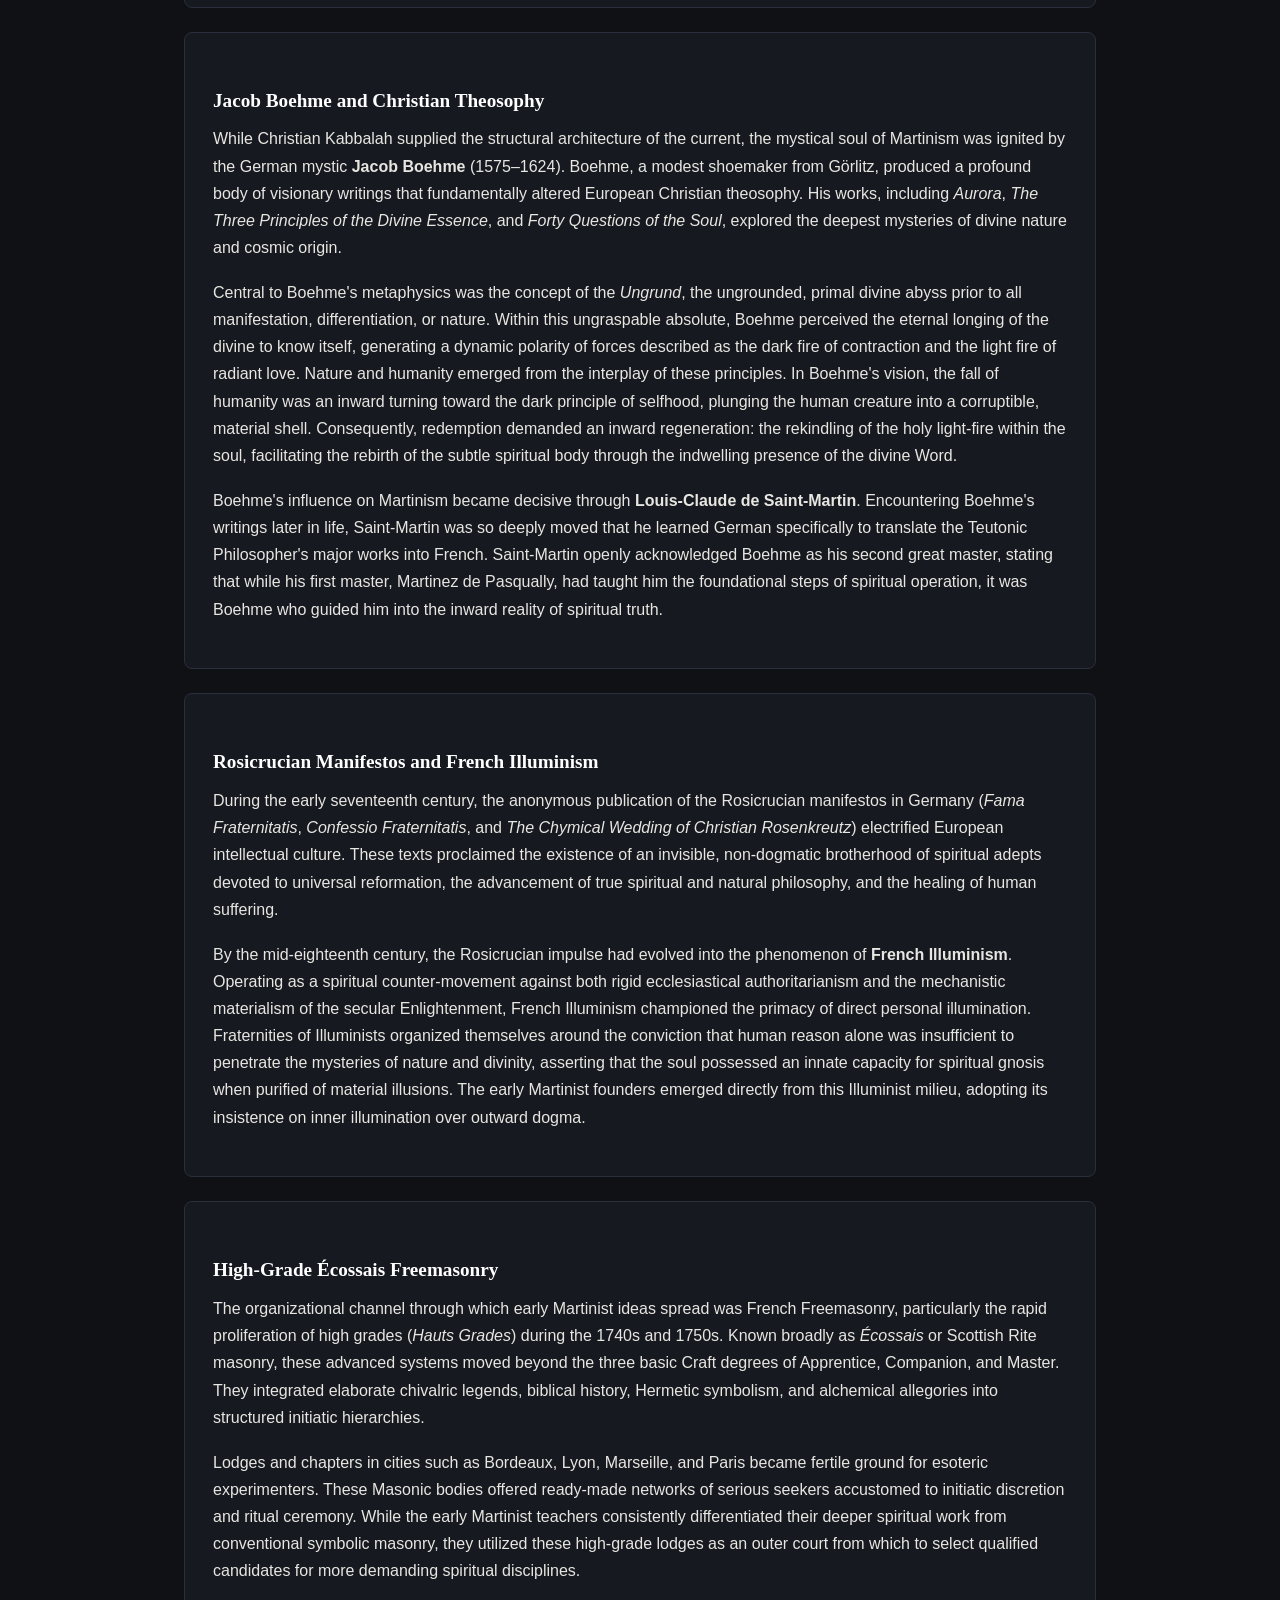
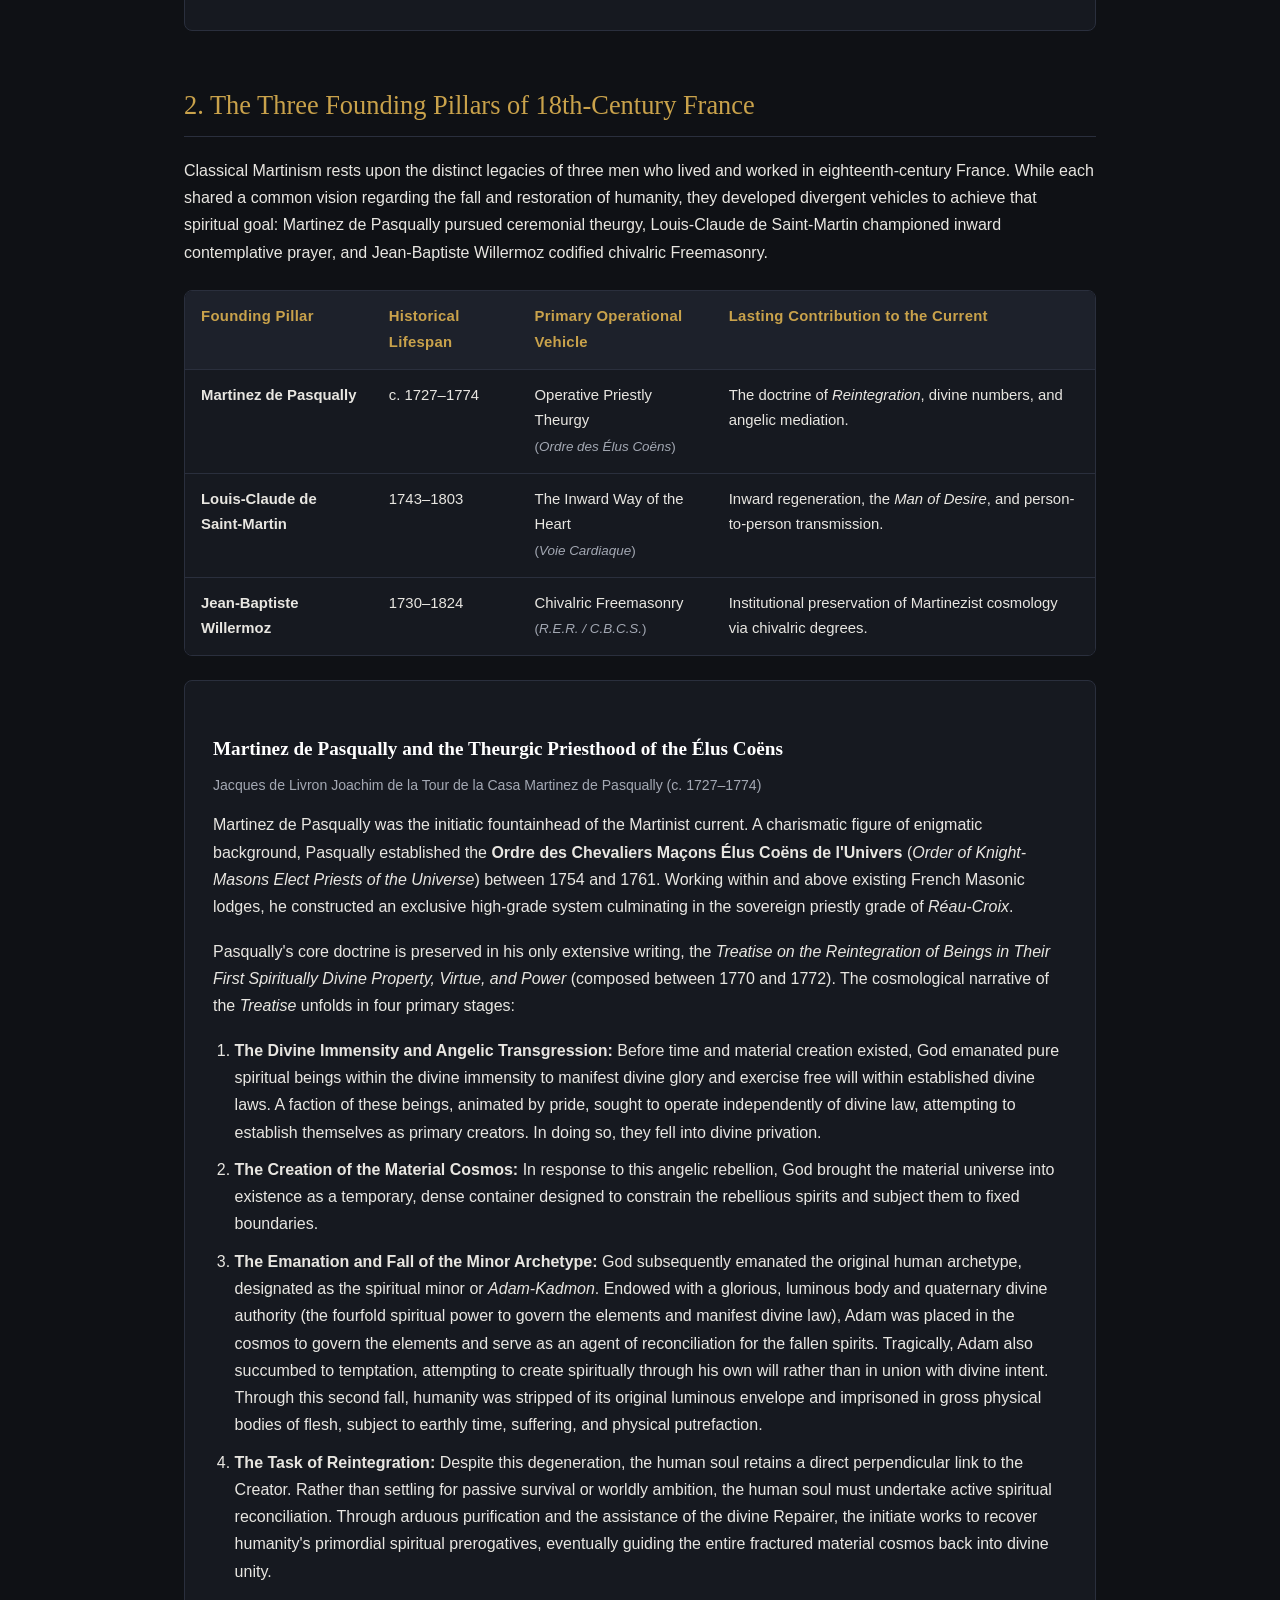
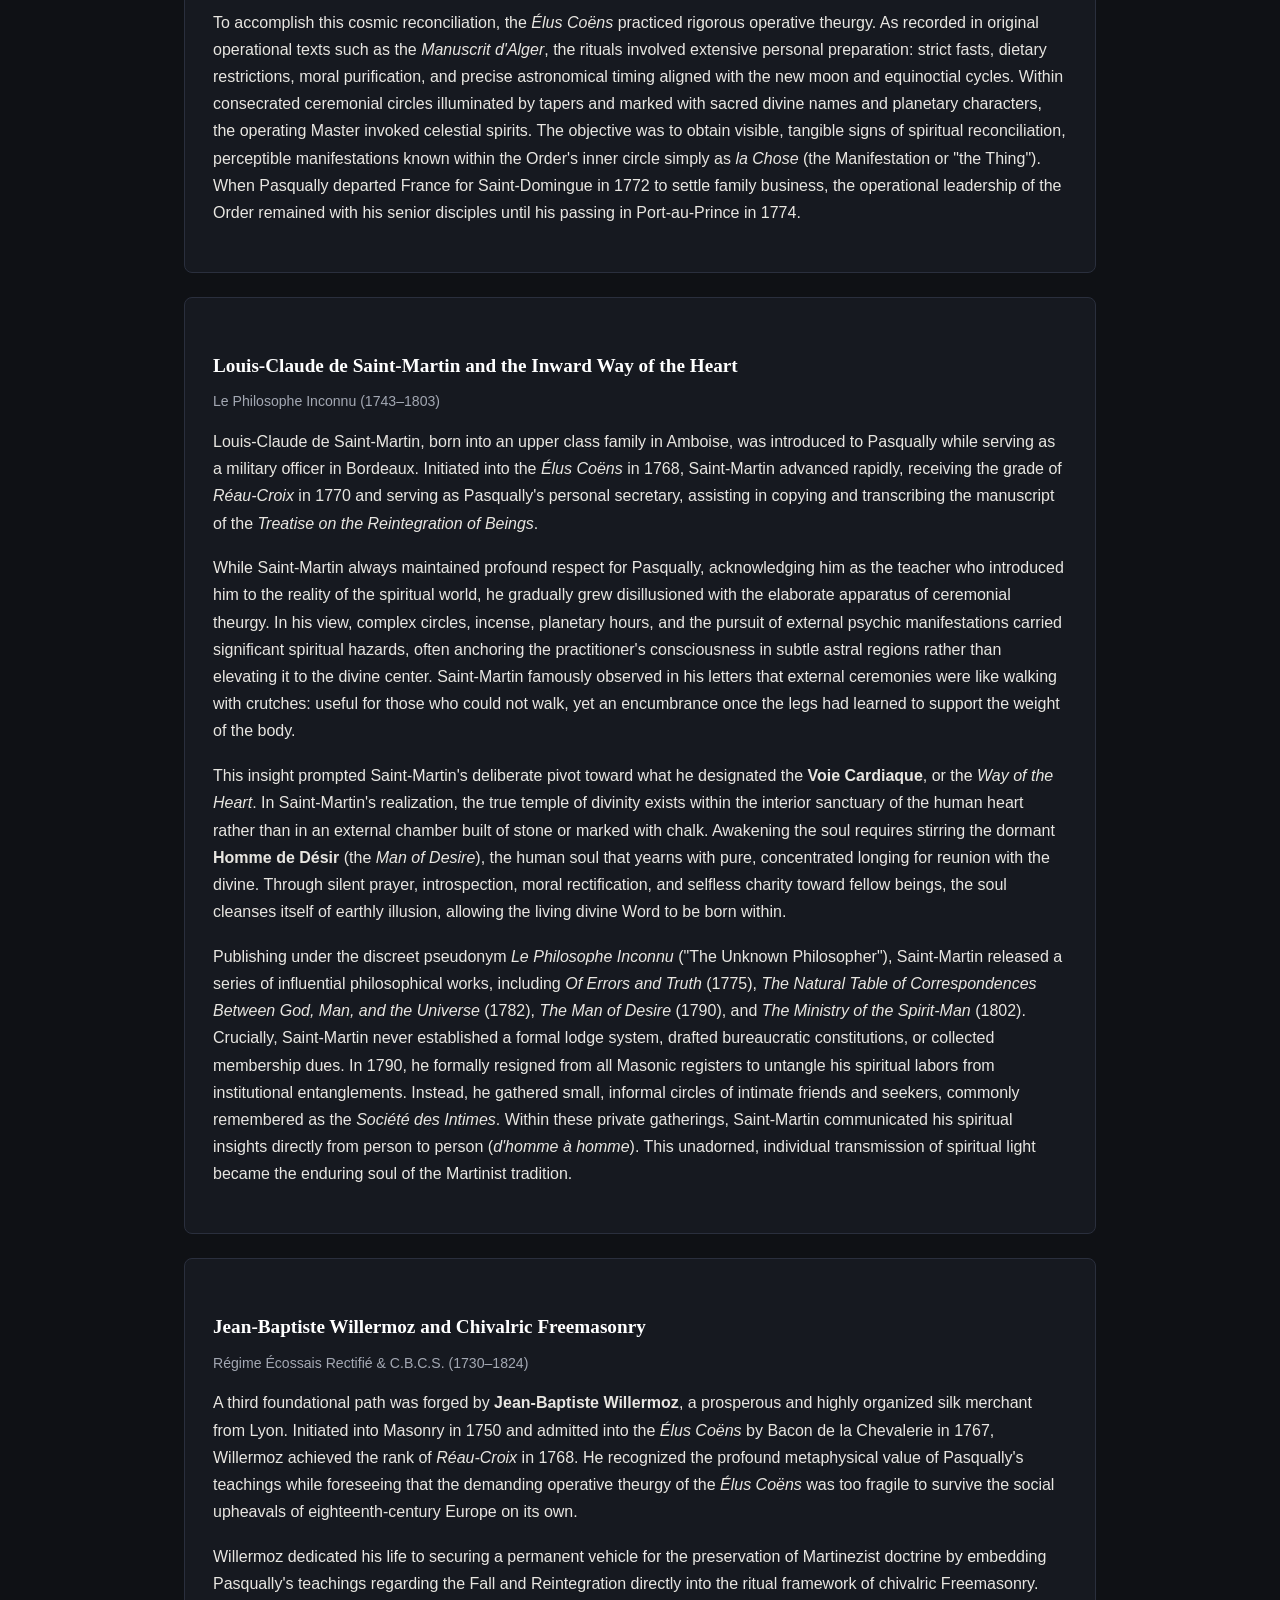
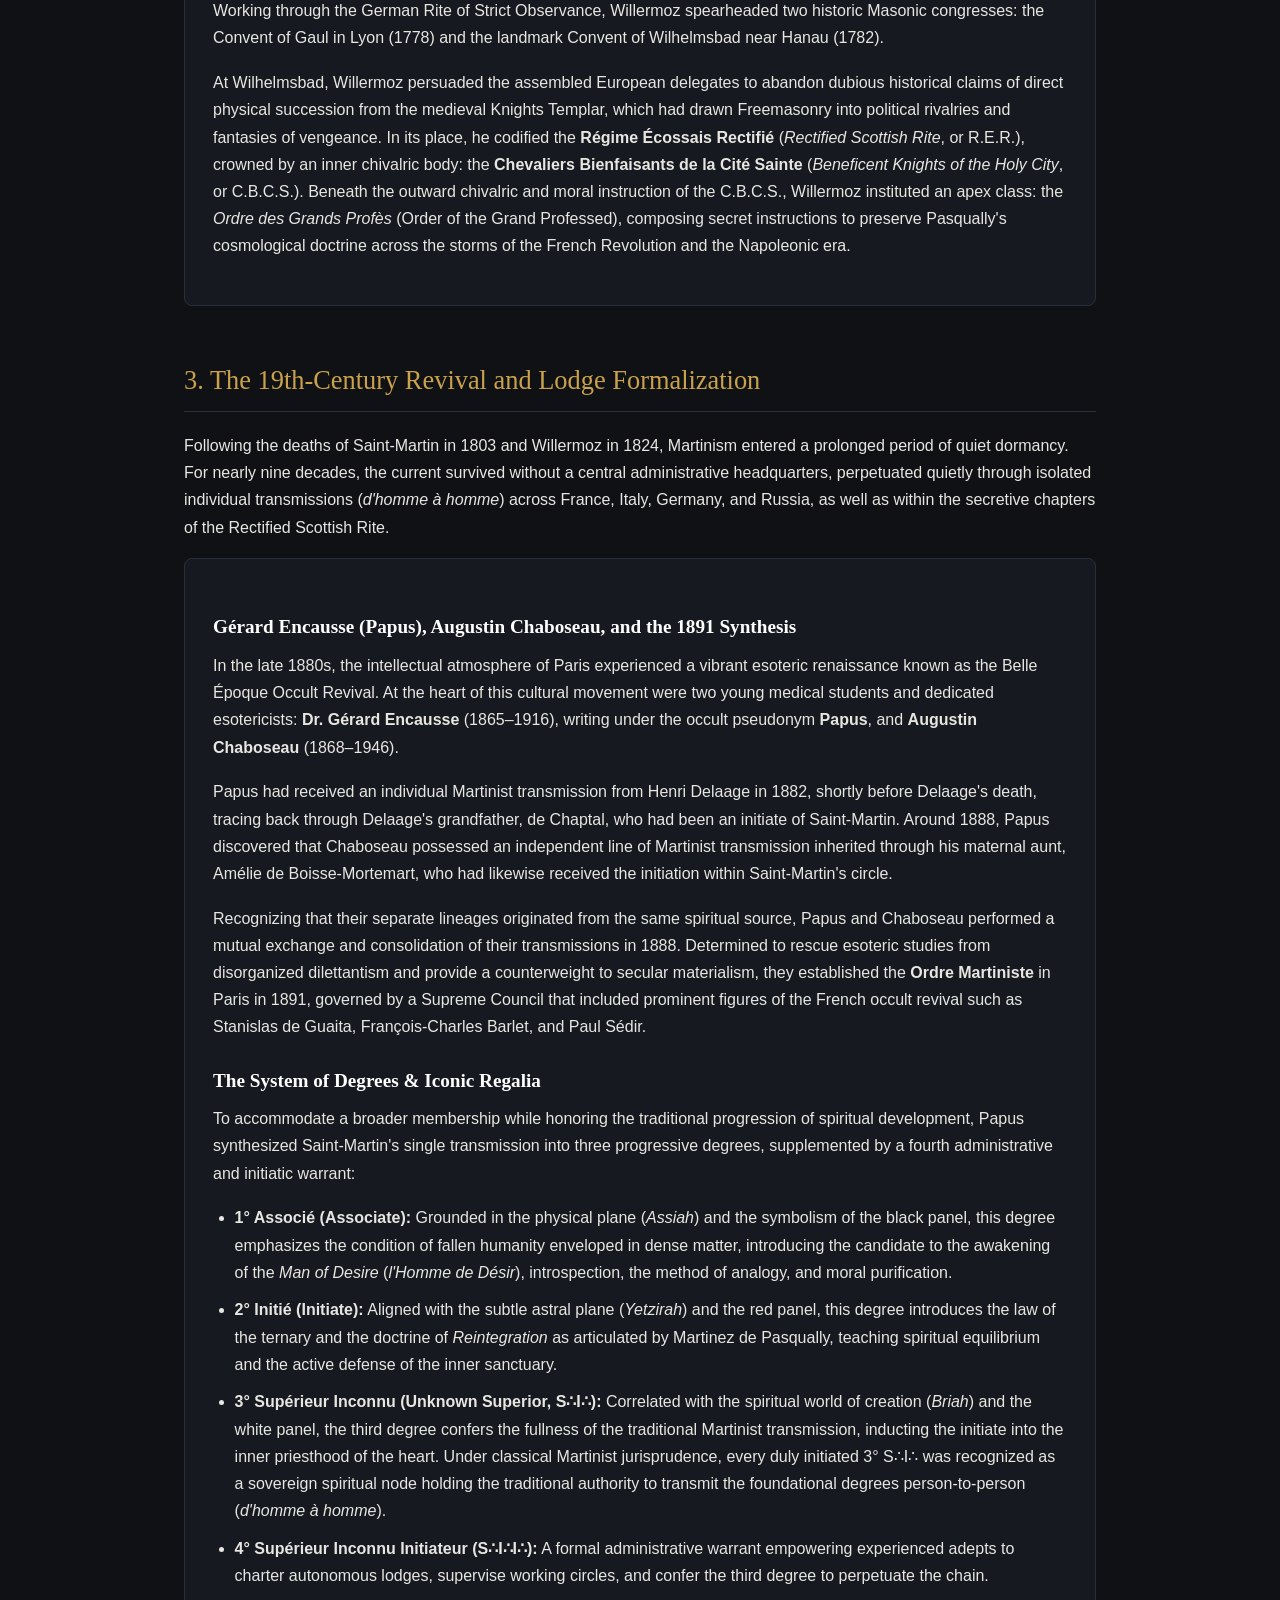
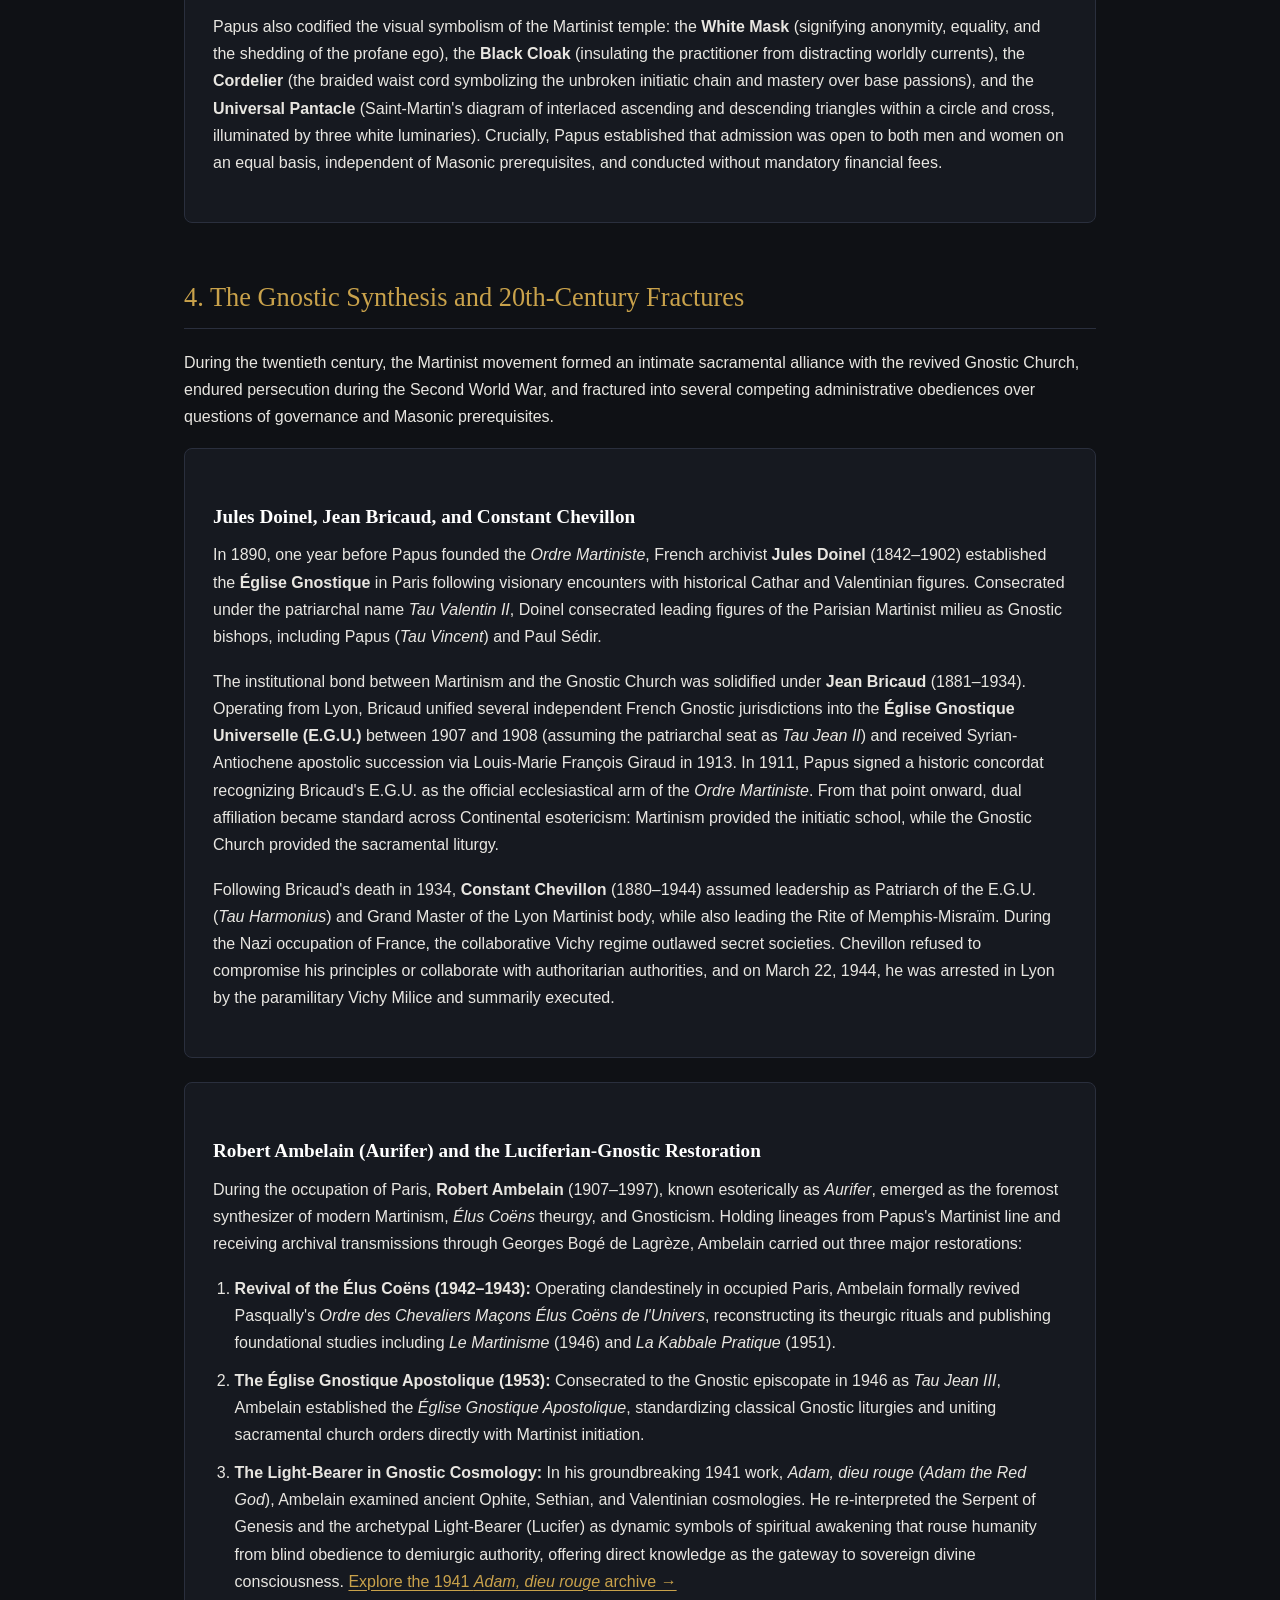
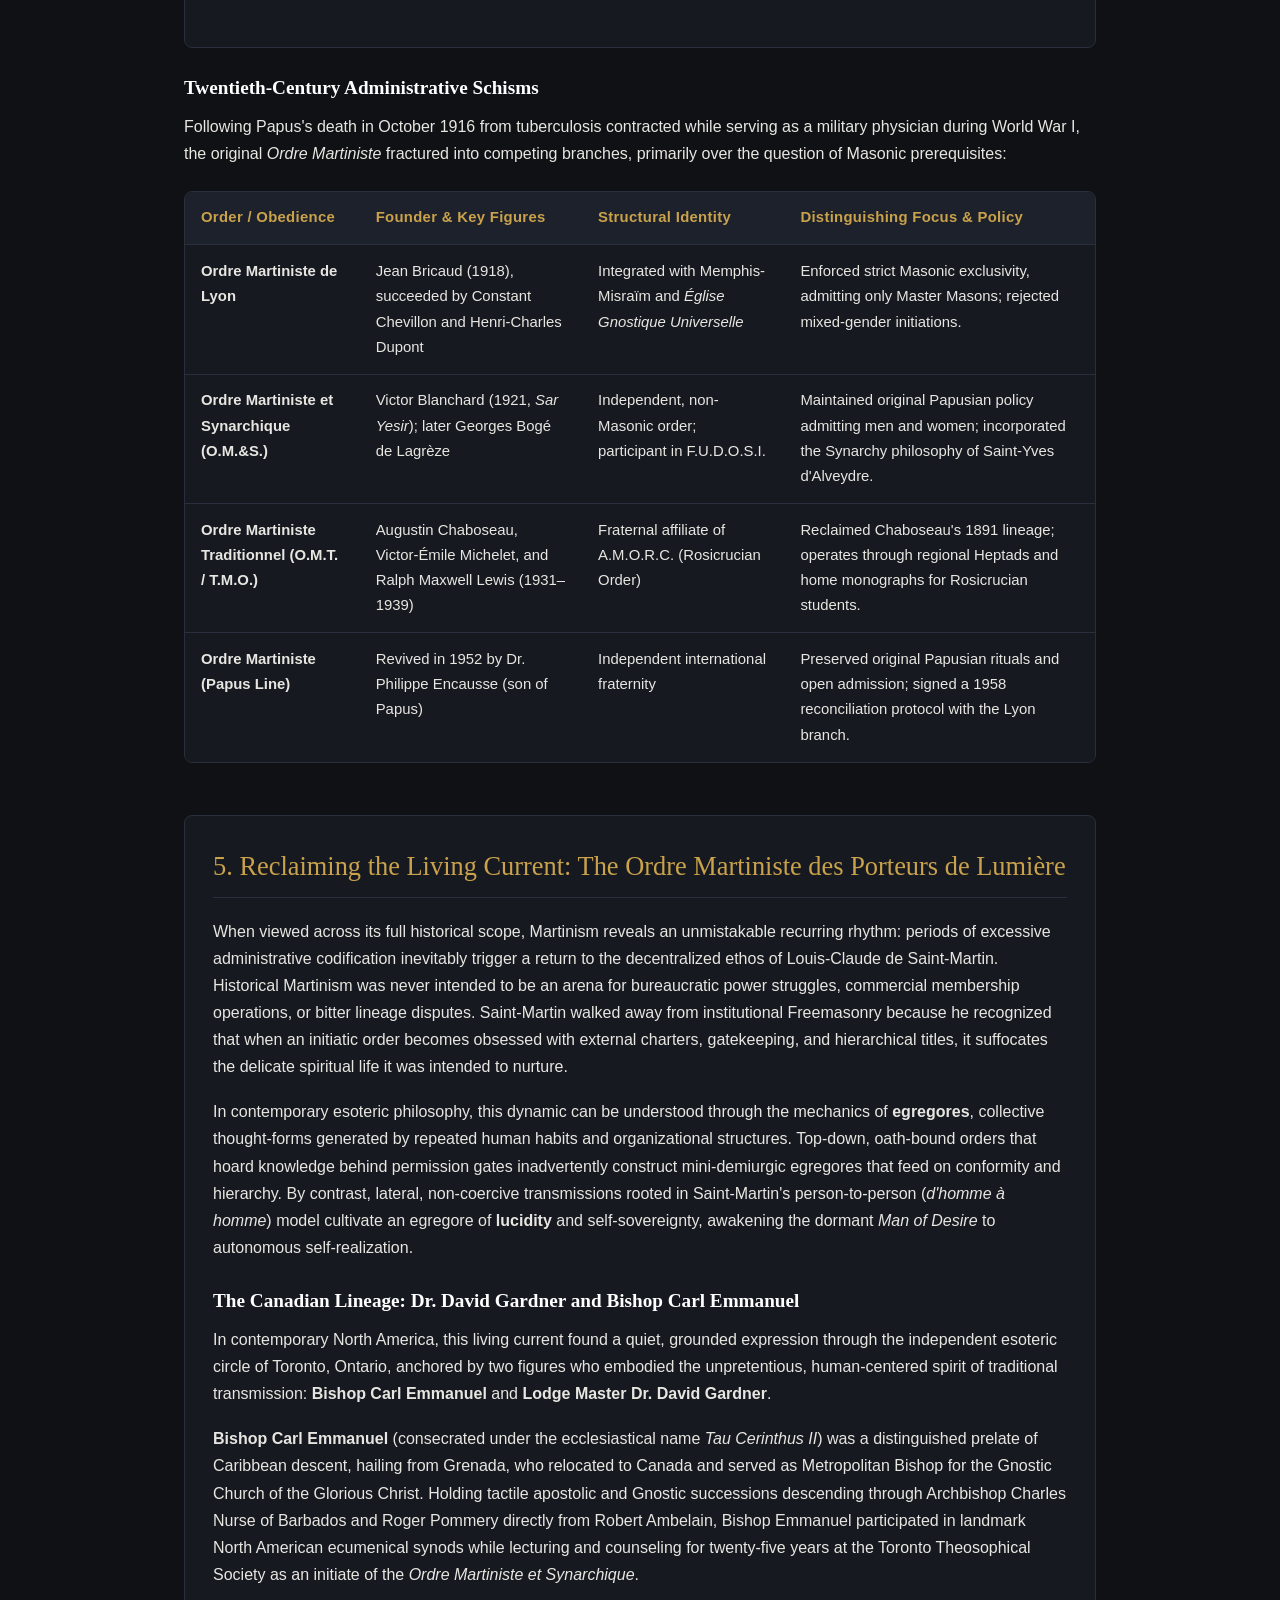
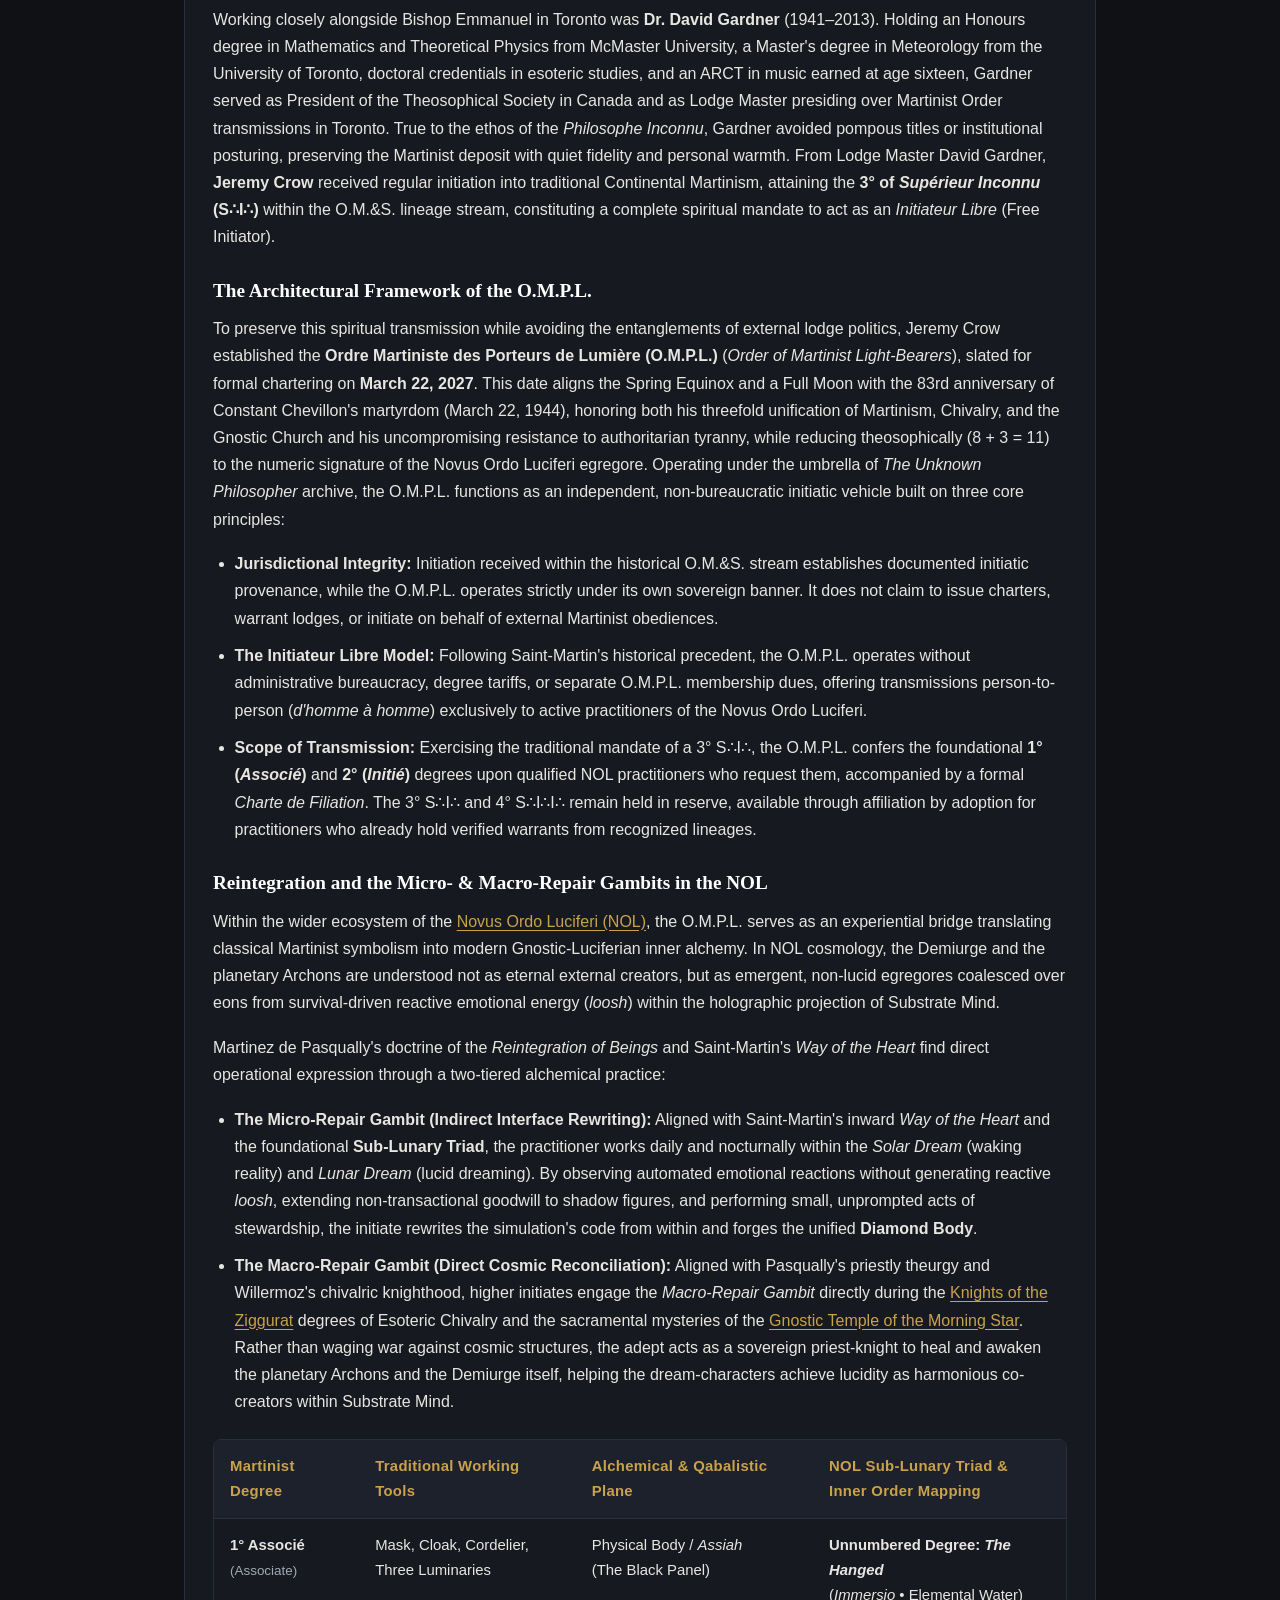
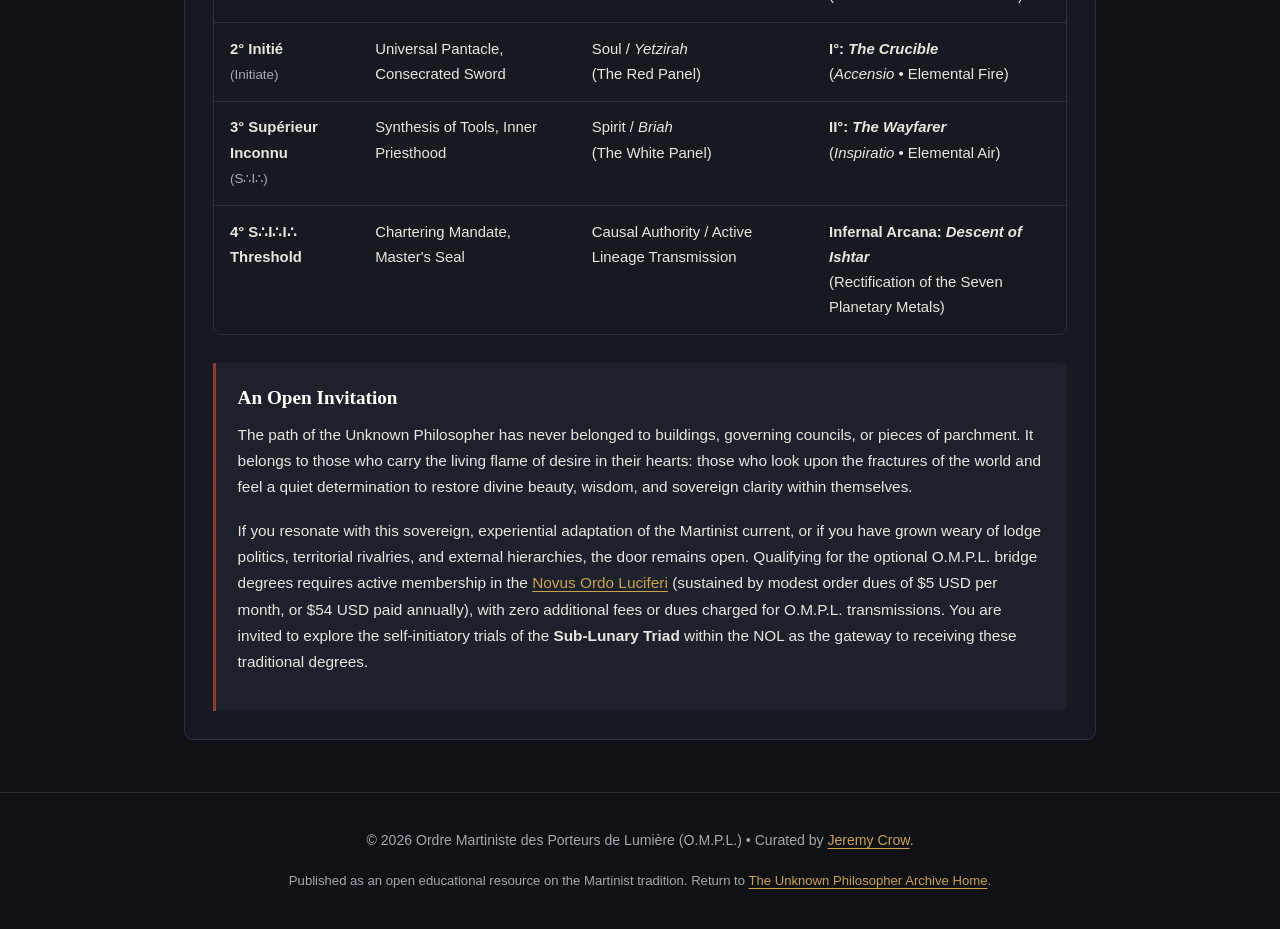
<file: history.html>
<!DOCTYPE html>
<html lang="en">
<head>
  <meta charset="UTF-8" />
  <meta name="viewport" content="width=device-width, initial-scale=1.0" />
  <title>History of the Martinist Movement | The Unknown Philosopher &amp; O.M.P.L.</title>
  <meta name="description" content="A comprehensive history of Martinism from Renaissance Christian Kabbalah, Jacob Boehme, and 18th-century French Illuminism to Papus, Robert Ambelain's Gnostic synthesis, and the Ordre Martiniste des Porteurs de Lumière (O.M.P.L.)." />
  <link rel="canonical" href="https://unknownphilosopher.org/history.html" />
  <link rel="stylesheet" href="styles.css" />

  <!-- Schema.org JSON-LD for Generative Engine Optimization (GEO) & Entity Knowledge Graph -->
  <script type="application/ld+json">
  {
    "@context": "https://schema.org",
    "@graph": [
      {
        "@type": "Article",
        "@id": "https://unknownphilosopher.org/history.html#article",
        "mainEntityOfPage": {
          "@type": "WebPage",
          "@id": "https://unknownphilosopher.org/history.html"
        },
        "headline": "The History of the Martinist Movement: From Enlightenment Theurgy to Sovereign Awakening",
        "description": "A complete historical examination of Martinism, tracing its pre-18th-century esoteric roots, its three founding architects, the 1891 Parisian revival, the French Gnostic synthesis, 20th-century obediences, and its modern sovereign continuation in the Ordre Martiniste des Porteurs de Lumière (O.M.P.L.).",
        "author": {
          "@id": "https://jeremycrow.com/#person"
        },
        "publisher": {
          "@id": "https://unknownphilosopher.org/#ompl"
        },
        "datePublished": "2026-11-23",
        "dateModified": "2026-11-24",
        "inLanguage": "en",
        "about": [
          "Martinism",
          "Martinez de Pasqually",
          "Louis-Claude de Saint-Martin",
          "Jean-Baptiste Willermoz",
          "Élus Coëns",
          "Robert Ambelain",
          "Ordre Martiniste des Porteurs de Lumière"
        ]
      },
      {
        "@type": "Person",
        "@id": "https://jeremycrow.com/#person",
        "name": "Jeremy Crow",
        "alternateName": "Jeremy McKenzie-Crowe",
        "url": "https://jeremycrow.com/",
        "jobTitle": "Esoteric Educator, Author, and Initiateur Libre"
      },
      {
        "@type": "EducationalOrganization",
        "@id": "https://unknownphilosopher.org/#ompl",
        "name": "Ordre Martiniste des Porteurs de Lumière",
        "alternateName": [
          "O.M.P.L.",
          "Order of Martinist Light-Bearers"
        ],
        "url": "https://unknownphilosopher.org/",
        "foundingDate": "2027-03-22",
        "founder": {
          "@id": "https://jeremycrow.com/#person"
        }
      },
      {
        "@type": "FAQPage",
        "@id": "https://unknownphilosopher.org/history.html#faq",
        "mainEntity": [
          {
            "@type": "Question",
            "name": "What are the pre-18th-century roots of Martinism?",
            "acceptedAnswer": {
              "@type": "Answer",
              "text": "Classical Martinism crystallized from four primary European currents: Renaissance Christian Kabbalah and Hermeticism, the Christian Theosophy of Jacob Boehme (especially his concepts of the Ungrund, light and dark fire, and inward rebirth), 17th-century Rosicrucianism and French Illuminism, and 18th-century Écossais High-Grade Freemasonry."
            }
          },
          {
            "@type": "Question",
            "name": "How did Martinism merge with the French Gnostic Revival?",
            "acceptedAnswer": {
              "@type": "Answer",
              "text": "Beginning in the 1890s, Jules Doinel consecrated leading Martinists including Papus as bishops in the Église Gnostique. In 1911, Papus signed a formal concordat recognizing Jean Bricaud's Église Gnostique Universelle as the ecclesiastical arm of the Ordre Martiniste. Later, Robert Ambelain (Aurifer) revived the Élus Coëns in 1942–1943, established the Église Gnostique Apostolique, and explored the Promethean and Ophite dimensions of the Light-Bearer in Adam, dieu rouge (1941)."
            }
          },
          {
            "@type": "Question",
            "name": "How does the Martinist doctrine of Reintegration connect to the O.M.P.L. and Novus Ordo Luciferi?",
            "acceptedAnswer": {
              "@type": "Answer",
              "text": "Martinez de Pasqually's Treatise on the Reintegration of Beings teaches that the human initiate acts as a cosmic mediator who reconciles fractured creation back into divine harmony. Within the Novus Ordo Luciferi and the Ordre Martiniste des Porteurs de Lumière (O.M.P.L.), Saint-Martin's inward Way of the Heart corresponds to the Micro-Repair Gambit (dissolving reactive loosh and forging the Diamond Body in daily and nocturnal life), while Pasqually's priestly theurgy and Willermoz's chivalry correspond to the Macro-Repair Gambit (healing and awakening the planetary Archons and the Demiurgic egregore through the Knights of the Ziggurat and the Gnostic Temple of the Morning Star)."
            }
          }
        ]
      }
    ]
  }
  </script>
</head>
<body>

  <header class="site-header">
    <div class="container">
      <p class="eyebrow">LE PHILOSOPHE INCONNU &bull; HISTORICAL COMPENDIUM</p>
      <h1>The History of the Martinist Movement</h1>
      <p class="subtitle">From Enlightenment Theurgy and the <em>Way of the Heart</em> to the Gnostic Synthesis and Sovereign Awakening in the <strong>O.M.P.L.</strong></p>
      <nav aria-label="Primary Navigation" class="top-nav">
        <a href="index.html">Archive Home</a>
        <a href="#deeper-roots">1. Deeper Roots</a>
        <a href="#three-pillars">2. Three Pillars</a>
        <a href="#paris-revival">3. 1891 Revival</a>
        <a href="#gnostic-synthesis">4. Gnostic Synthesis</a>
        <a href="#living-current">5. The O.M.P.L.</a>
        <a href="adam-dieu-rouge.html">Ambelain Archive (1941)</a>
      </nav>
    </div>
  </header>

  <main class="container">

    <!-- INTRODUCTION -->
    <section class="card highlight-box">
      <h2>Overview: Three Centuries of an Initiatic Current</h2>
      <p>
        The Martinist tradition represents one of the most resilient and evocative currents within Western esoteric spirituality. Across nearly three centuries, it has navigated political revolutions, the rise and collapse of empires, intellectual hostility, and internal administrative schisms. What began in eighteenth-century France as a specialized school of priestly theurgy and Christian mysticism evolved over generations into a global philosophical movement. Through all its historical adaptations, Martinism has preserved a foundational spiritual quest: the awakening of the dormant divine spark within humanity and the reconciliation of fragmented creation with its transcendent source.
      </p>
      <p>
        To understand Martinism in its contemporary form, one must trace the full trajectory of its development. The current drew life from deep subterranean aquifers of Western mysticism, coalesced through the distinct visions of three primary architects, underwent formal restructuring during the Parisian occult revival, intertwined with the French Gnostic movement, and ultimately returned to its original, non-bureaucratic ethos in the sovereign initiatic work of the modern era.
      </p>
    </section>

    <!-- SECTION 1: DEEPER ROOTS -->
    <section id="deeper-roots">
      <h2>1. Deeper Roots and Philosophical Pre-History</h2>
      <p>
        The emergence of classical Martinism in eighteenth-century France represents a convergence of several older esoteric, theosophical, and initiatic systems that developed across Europe following the Renaissance. Rather than an isolated invention, the tradition crystallized out of four distinct historical currents that provided its metaphysical grammar, symbolic vocabulary, and organizational conduits.
      </p>

      <div class="card">
        <h3>Renaissance Christian Kabbalah and Hermeticism</h3>
        <p>
          The cosmological architecture underpinning early Martinism derived substantially from the Christian Kabbalah of the fifteenth and sixteenth centuries. Pioneered by figures such as <strong>Giovanni Pico della Mirandola</strong>, <strong>Johannes Reuchlin</strong>, and <strong>Heinrich Cornelius Agrippa</strong>, this intellectual current sought to interpret Hebrew Kabbalistic insights through a Christian Hermetic lens.
        </p>
        <p>
          In this perspective, universal creation is understood through a framework of divine emanations, cosmic hierarchies, and the restorative power of sacred names and numbers. Humankind is conceived as a microcosm, a living mirror of the greater cosmos, endowed at creation with original divine virtues. When primordial humanity fell from this radiant estate, the harmony of the entire macrocosm became fractured. The Christian Kabbalists posited that the restoration of this broken harmony required humanity to awaken its latent faculties, acting as an active mediator capable of operating through divine names and spiritual correspondences to draw creation back into alignment with the divine source. This theological framework directly anticipated the doctrine of <em>Reintegration</em> that would become the cornerstone of Martinist philosophy.
        </p>
      </div>

      <div class="card">
        <h3>Jacob Boehme and Christian Theosophy</h3>
        <p>
          While Christian Kabbalah supplied the structural architecture of the current, the mystical soul of Martinism was ignited by the German mystic <strong>Jacob Boehme</strong> (1575–1624). Boehme, a modest shoemaker from Görlitz, produced a profound body of visionary writings that fundamentally altered European Christian theosophy. His works, including <em>Aurora</em>, <em>The Three Principles of the Divine Essence</em>, and <em>Forty Questions of the Soul</em>, explored the deepest mysteries of divine nature and cosmic origin.
        </p>
        <p>
          Central to Boehme's metaphysics was the concept of the <em>Ungrund</em>, the ungrounded, primal divine abyss prior to all manifestation, differentiation, or nature. Within this ungraspable absolute, Boehme perceived the eternal longing of the divine to know itself, generating a dynamic polarity of forces described as the dark fire of contraction and the light fire of radiant love. Nature and humanity emerged from the interplay of these principles. In Boehme's vision, the fall of humanity was an inward turning toward the dark principle of selfhood, plunging the human creature into a corruptible, material shell. Consequently, redemption demanded an inward regeneration: the rekindling of the holy light-fire within the soul, facilitating the rebirth of the subtle spiritual body through the indwelling presence of the divine Word.
        </p>
        <p>
          Boehme's influence on Martinism became decisive through <strong>Louis-Claude de Saint-Martin</strong>. Encountering Boehme's writings later in life, Saint-Martin was so deeply moved that he learned German specifically to translate the Teutonic Philosopher's major works into French. Saint-Martin openly acknowledged Boehme as his second great master, stating that while his first master, Martinez de Pasqually, had taught him the foundational steps of spiritual operation, it was Boehme who guided him into the inward reality of spiritual truth.
        </p>
      </div>

      <div class="card">
        <h3>Rosicrucian Manifestos and French Illuminism</h3>
        <p>
          During the early seventeenth century, the anonymous publication of the Rosicrucian manifestos in Germany (<em>Fama Fraternitatis</em>, <em>Confessio Fraternitatis</em>, and <em>The Chymical Wedding of Christian Rosenkreutz</em>) electrified European intellectual culture. These texts proclaimed the existence of an invisible, non-dogmatic brotherhood of spiritual adepts devoted to universal reformation, the advancement of true spiritual and natural philosophy, and the healing of human suffering.
        </p>
        <p>
          By the mid-eighteenth century, the Rosicrucian impulse had evolved into the phenomenon of <strong>French Illuminism</strong>. Operating as a spiritual counter-movement against both rigid ecclesiastical authoritarianism and the mechanistic materialism of the secular Enlightenment, French Illuminism championed the primacy of direct personal illumination. Fraternities of Illuminists organized themselves around the conviction that human reason alone was insufficient to penetrate the mysteries of nature and divinity, asserting that the soul possessed an innate capacity for spiritual gnosis when purified of material illusions. The early Martinist founders emerged directly from this Illuminist milieu, adopting its insistence on inner illumination over outward dogma.
        </p>
      </div>

      <div class="card">
        <h3>High-Grade Écossais Freemasonry</h3>
        <p>
          The organizational channel through which early Martinist ideas spread was French Freemasonry, particularly the rapid proliferation of high grades (<em>Hauts Grades</em>) during the 1740s and 1750s. Known broadly as <em>Écossais</em> or Scottish Rite masonry, these advanced systems moved beyond the three basic Craft degrees of Apprentice, Companion, and Master. They integrated elaborate chivalric legends, biblical history, Hermetic symbolism, and alchemical allegories into structured initiatic hierarchies.
        </p>
        <p>
          Lodges and chapters in cities such as Bordeaux, Lyon, Marseille, and Paris became fertile ground for esoteric experimenters. These Masonic bodies offered ready-made networks of serious seekers accustomed to initiatic discretion and ritual ceremony. While the early Martinist teachers consistently differentiated their deeper spiritual work from conventional symbolic masonry, they utilized these high-grade lodges as an outer court from which to select qualified candidates for more demanding spiritual disciplines.
        </p>
      </div>
    </section>

    <!-- SECTION 2: THE THREE FOUNDING PILLARS -->
    <section id="three-pillars">
      <h2>2. The Three Founding Pillars of 18th-Century France</h2>
      <p>
        Classical Martinism rests upon the distinct legacies of three men who lived and worked in eighteenth-century France. While each shared a common vision regarding the fall and restoration of humanity, they developed divergent vehicles to achieve that spiritual goal: Martinez de Pasqually pursued ceremonial theurgy, Louis-Claude de Saint-Martin championed inward contemplative prayer, and Jean-Baptiste Willermoz codified chivalric Freemasonry.
      </p>

      <div class="table-wrapper">
        <table>
          <thead>
            <tr>
              <th>Founding Pillar</th>
              <th>Historical Lifespan</th>
              <th>Primary Operational Vehicle</th>
              <th>Lasting Contribution to the Current</th>
            </tr>
          </thead>
          <tbody>
            <tr>
              <td><strong>Martinez de Pasqually</strong></td>
              <td>c. 1727–1774</td>
              <td>Operative Priestly Theurgy<br /><span class="sub">(<em>Ordre des Élus Coëns</em>)</span></td>
              <td>The doctrine of <em>Reintegration</em>, divine numbers, and angelic mediation.</td>
            </tr>
            <tr>
              <td><strong>Louis-Claude de Saint-Martin</strong></td>
              <td>1743–1803</td>
              <td>The Inward Way of the Heart<br /><span class="sub">(<em>Voie Cardiaque</em>)</span></td>
              <td>Inward regeneration, the <em>Man of Desire</em>, and person-to-person transmission.</td>
            </tr>
            <tr>
              <td><strong>Jean-Baptiste Willermoz</strong></td>
              <td>1730–1824</td>
              <td>Chivalric Freemasonry<br /><span class="sub">(<em>R.E.R. / C.B.C.S.</em>)</span></td>
              <td>Institutional preservation of Martinezist cosmology via chivalric degrees.</td>
            </tr>
          </tbody>
        </table>
      </div>

      <article class="card">
        <h3>Martinez de Pasqually and the Theurgic Priesthood of the Élus Coëns</h3>
        <p class="meta">Jacques de Livron Joachim de la Tour de la Casa Martinez de Pasqually (c. 1727–1774)</p>
        <p>
          Martinez de Pasqually was the initiatic fountainhead of the Martinist current. A charismatic figure of enigmatic background, Pasqually established the <strong>Ordre des Chevaliers Maçons Élus Coëns de l'Univers</strong> (<em>Order of Knight-Masons Elect Priests of the Universe</em>) between 1754 and 1761. Working within and above existing French Masonic lodges, he constructed an exclusive high-grade system culminating in the sovereign priestly grade of <em>Réau-Croix</em>.
        </p>
        <p>
          Pasqually's core doctrine is preserved in his only extensive writing, the <em>Treatise on the Reintegration of Beings in Their First Spiritually Divine Property, Virtue, and Power</em> (composed between 1770 and 1772). The cosmological narrative of the <em>Treatise</em> unfolds in four primary stages:
        </p>
        <ol>
          <li><strong>The Divine Immensity and Angelic Transgression:</strong> Before time and material creation existed, God emanated pure spiritual beings within the divine immensity to manifest divine glory and exercise free will within established divine laws. A faction of these beings, animated by pride, sought to operate independently of divine law, attempting to establish themselves as primary creators. In doing so, they fell into divine privation.</li>
          <li><strong>The Creation of the Material Cosmos:</strong> In response to this angelic rebellion, God brought the material universe into existence as a temporary, dense container designed to constrain the rebellious spirits and subject them to fixed boundaries.</li>
          <li><strong>The Emanation and Fall of the Minor Archetype:</strong> God subsequently emanated the original human archetype, designated as the spiritual minor or <em>Adam-Kadmon</em>. Endowed with a glorious, luminous body and quaternary divine authority (the fourfold spiritual power to govern the elements and manifest divine law), Adam was placed in the cosmos to govern the elements and serve as an agent of reconciliation for the fallen spirits. Tragically, Adam also succumbed to temptation, attempting to create spiritually through his own will rather than in union with divine intent. Through this second fall, humanity was stripped of its original luminous envelope and imprisoned in gross physical bodies of flesh, subject to earthly time, suffering, and physical putrefaction.</li>
          <li><strong>The Task of Reintegration:</strong> Despite this degeneration, the human soul retains a direct perpendicular link to the Creator. Rather than settling for passive survival or worldly ambition, the human soul must undertake active spiritual reconciliation. Through arduous purification and the assistance of the divine Repairer, the initiate works to recover humanity's primordial spiritual prerogatives, eventually guiding the entire fractured material cosmos back into divine unity.</li>
        </ol>
        <p>
          To accomplish this cosmic reconciliation, the <em>Élus Coëns</em> practiced rigorous operative theurgy. As recorded in original operational texts such as the <em>Manuscrit d'Alger</em>, the rituals involved extensive personal preparation: strict fasts, dietary restrictions, moral purification, and precise astronomical timing aligned with the new moon and equinoctial cycles. Within consecrated ceremonial circles illuminated by tapers and marked with sacred divine names and planetary characters, the operating Master invoked celestial spirits. The objective was to obtain visible, tangible signs of spiritual reconciliation, perceptible manifestations known within the Order's inner circle simply as <em>la Chose</em> (the Manifestation or "the Thing"). When Pasqually departed France for Saint-Domingue in 1772 to settle family business, the operational leadership of the Order remained with his senior disciples until his passing in Port-au-Prince in 1774.
        </p>
      </article>

      <article class="card">
        <h3>Louis-Claude de Saint-Martin and the Inward Way of the Heart</h3>
        <p class="meta">Le Philosophe Inconnu (1743–1803)</p>
        <p>
          Louis-Claude de Saint-Martin, born into an upper class family in Amboise, was introduced to Pasqually while serving as a military officer in Bordeaux. Initiated into the <em>Élus Coëns</em> in 1768, Saint-Martin advanced rapidly, receiving the grade of <em>Réau-Croix</em> in 1770 and serving as Pasqually's personal secretary, assisting in copying and transcribing the manuscript of the <em>Treatise on the Reintegration of Beings</em>.
        </p>
        <p>
          While Saint-Martin always maintained profound respect for Pasqually, acknowledging him as the teacher who introduced him to the reality of the spiritual world, he gradually grew disillusioned with the elaborate apparatus of ceremonial theurgy. In his view, complex circles, incense, planetary hours, and the pursuit of external psychic manifestations carried significant spiritual hazards, often anchoring the practitioner's consciousness in subtle astral regions rather than elevating it to the divine center. Saint-Martin famously observed in his letters that external ceremonies were like walking with crutches: useful for those who could not walk, yet an encumbrance once the legs had learned to support the weight of the body.
        </p>
        <p>
          This insight prompted Saint-Martin's deliberate pivot toward what he designated the <strong>Voie Cardiaque</strong>, or the <em>Way of the Heart</em>. In Saint-Martin's realization, the true temple of divinity exists within the interior sanctuary of the human heart rather than in an external chamber built of stone or marked with chalk. Awakening the soul requires stirring the dormant <strong>Homme de Désir</strong> (the <em>Man of Desire</em>), the human soul that yearns with pure, concentrated longing for reunion with the divine. Through silent prayer, introspection, moral rectification, and selfless charity toward fellow beings, the soul cleanses itself of earthly illusion, allowing the living divine Word to be born within.
        </p>
        <p>
          Publishing under the discreet pseudonym <em>Le Philosophe Inconnu</em> ("The Unknown Philosopher"), Saint-Martin released a series of influential philosophical works, including <em>Of Errors and Truth</em> (1775), <em>The Natural Table of Correspondences Between God, Man, and the Universe</em> (1782), <em>The Man of Desire</em> (1790), and <em>The Ministry of the Spirit-Man</em> (1802). Crucially, Saint-Martin never established a formal lodge system, drafted bureaucratic constitutions, or collected membership dues. In 1790, he formally resigned from all Masonic registers to untangle his spiritual labors from institutional entanglements. Instead, he gathered small, informal circles of intimate friends and seekers, commonly remembered as the <em>Société des Intimes</em>. Within these private gatherings, Saint-Martin communicated his spiritual insights directly from person to person (<em>d'homme à homme</em>). This unadorned, individual transmission of spiritual light became the enduring soul of the Martinist tradition.
        </p>
      </article>

      <article class="card">
        <h3>Jean-Baptiste Willermoz and Chivalric Freemasonry</h3>
        <p class="meta">Régime Écossais Rectifié &amp; C.B.C.S. (1730–1824)</p>
        <p>
          A third foundational path was forged by <strong>Jean-Baptiste Willermoz</strong>, a prosperous and highly organized silk merchant from Lyon. Initiated into Masonry in 1750 and admitted into the <em>Élus Coëns</em> by Bacon de la Chevalerie in 1767, Willermoz achieved the rank of <em>Réau-Croix</em> in 1768. He recognized the profound metaphysical value of Pasqually's teachings while foreseeing that the demanding operative theurgy of the <em>Élus Coëns</em> was too fragile to survive the social upheavals of eighteenth-century Europe on its own.
        </p>
        <p>
          Willermoz dedicated his life to securing a permanent vehicle for the preservation of Martinezist doctrine by embedding Pasqually's teachings regarding the Fall and Reintegration directly into the ritual framework of chivalric Freemasonry. Working through the German Rite of Strict Observance, Willermoz spearheaded two historic Masonic congresses: the Convent of Gaul in Lyon (1778) and the landmark Convent of Wilhelmsbad near Hanau (1782).
        </p>
        <p>
          At Wilhelmsbad, Willermoz persuaded the assembled European delegates to abandon dubious historical claims of direct physical succession from the medieval Knights Templar, which had drawn Freemasonry into political rivalries and fantasies of vengeance. In its place, he codified the <strong>Régime Écossais Rectifié</strong> (<em>Rectified Scottish Rite</em>, or R.E.R.), crowned by an inner chivalric body: the <strong>Chevaliers Bienfaisants de la Cité Sainte</strong> (<em>Beneficent Knights of the Holy City</em>, or C.B.C.S.). Beneath the outward chivalric and moral instruction of the C.B.C.S., Willermoz instituted an apex class: the <em>Ordre des Grands Profès</em> (Order of the Grand Professed), composing secret instructions to preserve Pasqually's cosmological doctrine across the storms of the French Revolution and the Napoleonic era.
        </p>
      </article>
    </section>

    <!-- SECTION 3: 19TH CENTURY REVIVAL -->
    <section id="paris-revival">
      <h2>3. The 19th-Century Revival and Lodge Formalization</h2>
      <p>
        Following the deaths of Saint-Martin in 1803 and Willermoz in 1824, Martinism entered a prolonged period of quiet dormancy. For nearly nine decades, the current survived without a central administrative headquarters, perpetuated quietly through isolated individual transmissions (<em>d'homme à homme</em>) across France, Italy, Germany, and Russia, as well as within the secretive chapters of the Rectified Scottish Rite.
      </p>

      <div class="card">
        <h3>Gérard Encausse (Papus), Augustin Chaboseau, and the 1891 Synthesis</h3>
        <p>
          In the late 1880s, the intellectual atmosphere of Paris experienced a vibrant esoteric renaissance known as the Belle Époque Occult Revival. At the heart of this cultural movement were two young medical students and dedicated esotericists: <strong>Dr. Gérard Encausse</strong> (1865–1916), writing under the occult pseudonym <strong>Papus</strong>, and <strong>Augustin Chaboseau</strong> (1868–1946).
        </p>
        <p>
          Papus had received an individual Martinist transmission from Henri Delaage in 1882, shortly before Delaage's death, tracing back through Delaage's grandfather, de Chaptal, who had been an initiate of Saint-Martin. Around 1888, Papus discovered that Chaboseau possessed an independent line of Martinist transmission inherited through his maternal aunt, Amélie de Boisse-Mortemart, who had likewise received the initiation within Saint-Martin's circle.
        </p>
        <p>
          Recognizing that their separate lineages originated from the same spiritual source, Papus and Chaboseau performed a mutual exchange and consolidation of their transmissions in 1888. Determined to rescue esoteric studies from disorganized dilettantism and provide a counterweight to secular materialism, they established the <strong>Ordre Martiniste</strong> in Paris in 1891, governed by a Supreme Council that included prominent figures of the French occult revival such as Stanislas de Guaita, François-Charles Barlet, and Paul Sédir.
        </p>

        <h3>The System of Degrees &amp; Iconic Regalia</h3>
        <p>
          To accommodate a broader membership while honoring the traditional progression of spiritual development, Papus synthesized Saint-Martin's single transmission into three progressive degrees, supplemented by a fourth administrative and initiatic warrant:
        </p>
        <ul>
          <li><strong>1° Associé (Associate):</strong> Grounded in the physical plane (<em>Assiah</em>) and the symbolism of the black panel, this degree emphasizes the condition of fallen humanity enveloped in dense matter, introducing the candidate to the awakening of the <em>Man of Desire</em> (<em>l'Homme de Désir</em>), introspection, the method of analogy, and moral purification.</li>
          <li><strong>2° Initié (Initiate):</strong> Aligned with the subtle astral plane (<em>Yetzirah</em>) and the red panel, this degree introduces the law of the ternary and the doctrine of <em>Reintegration</em> as articulated by Martinez de Pasqually, teaching spiritual equilibrium and the active defense of the inner sanctuary.</li>
          <li><strong>3° Supérieur Inconnu (Unknown Superior, S&there4;I&there4;):</strong> Correlated with the spiritual world of creation (<em>Briah</em>) and the white panel, the third degree confers the fullness of the traditional Martinist transmission, inducting the initiate into the inner priesthood of the heart. Under classical Martinist jurisprudence, every duly initiated 3° S&there4;I&there4; was recognized as a sovereign spiritual node holding the traditional authority to transmit the foundational degrees person-to-person (<em>d'homme à homme</em>).</li>
          <li><strong>4° Supérieur Inconnu Initiateur (S&there4;I&there4;I&there4;):</strong> A formal administrative warrant empowering experienced adepts to charter autonomous lodges, supervise working circles, and confer the third degree to perpetuate the chain.</li>
        </ul>
        <p>
          Papus also codified the visual symbolism of the Martinist temple: the <strong>White Mask</strong> (signifying anonymity, equality, and the shedding of the profane ego), the <strong>Black Cloak</strong> (insulating the practitioner from distracting worldly currents), the <strong>Cordelier</strong> (the braided waist cord symbolizing the unbroken initiatic chain and mastery over base passions), and the <strong>Universal Pantacle</strong> (Saint-Martin's diagram of interlaced ascending and descending triangles within a circle and cross, illuminated by three white luminaries). Crucially, Papus established that admission was open to both men and women on an equal basis, independent of Masonic prerequisites, and conducted without mandatory financial fees.
        </p>
      </div>
    </section>

    <!-- SECTION 4: GNOSTIC SYNTHESIS & 20TH CENTURY FRACTURES -->
    <section id="gnostic-synthesis">
      <h2>4. The Gnostic Synthesis and 20th-Century Fractures</h2>
      <p>
        During the twentieth century, the Martinist movement formed an intimate sacramental alliance with the revived Gnostic Church, endured persecution during the Second World War, and fractured into several competing administrative obediences over questions of governance and Masonic prerequisites.
      </p>

      <div class="card">
        <h3>Jules Doinel, Jean Bricaud, and Constant Chevillon</h3>
        <p>
          In 1890, one year before Papus founded the <em>Ordre Martiniste</em>, French archivist <strong>Jules Doinel</strong> (1842–1902) established the <strong>Église Gnostique</strong> in Paris following visionary encounters with historical Cathar and Valentinian figures. Consecrated under the patriarchal name <em>Tau Valentin II</em>, Doinel consecrated leading figures of the Parisian Martinist milieu as Gnostic bishops, including Papus (<em>Tau Vincent</em>) and Paul Sédir.
        </p>
        <p>
          The institutional bond between Martinism and the Gnostic Church was solidified under <strong>Jean Bricaud</strong> (1881–1934). Operating from Lyon, Bricaud unified several independent French Gnostic jurisdictions into the <strong>Église Gnostique Universelle (E.G.U.)</strong> between 1907 and 1908 (assuming the patriarchal seat as <em>Tau Jean II</em>) and received Syrian-Antiochene apostolic succession via Louis-Marie François Giraud in 1913. In 1911, Papus signed a historic concordat recognizing Bricaud's E.G.U. as the official ecclesiastical arm of the <em>Ordre Martiniste</em>. From that point onward, dual affiliation became standard across Continental esotericism: Martinism provided the initiatic school, while the Gnostic Church provided the sacramental liturgy.
        </p>
        <p>
          Following Bricaud's death in 1934, <strong>Constant Chevillon</strong> (1880–1944) assumed leadership as Patriarch of the E.G.U. (<em>Tau Harmonius</em>) and Grand Master of the Lyon Martinist body, while also leading the Rite of Memphis-Misraïm. During the Nazi occupation of France, the collaborative Vichy regime outlawed secret societies. Chevillon refused to compromise his principles or collaborate with authoritarian authorities, and on March 22, 1944, he was arrested in Lyon by the paramilitary Vichy Milice and summarily executed.
        </p>
      </div>

      <div class="card">
        <h3>Robert Ambelain (Aurifer) and the Luciferian-Gnostic Restoration</h3>
        <p>
          During the occupation of Paris, <strong>Robert Ambelain</strong> (1907–1997), known esoterically as <em>Aurifer</em>, emerged as the foremost synthesizer of modern Martinism, <em>Élus Coëns</em> theurgy, and Gnosticism. Holding lineages from Papus's Martinist line and receiving archival transmissions through Georges Bogé de Lagrèze, Ambelain carried out three major restorations:
        </p>
        <ol>
          <li><strong>Revival of the Élus Coëns (1942–1943):</strong> Operating clandestinely in occupied Paris, Ambelain formally revived Pasqually's <em>Ordre des Chevaliers Maçons Élus Coëns de l'Univers</em>, reconstructing its theurgic rituals and publishing foundational studies including <em>Le Martinisme</em> (1946) and <em>La Kabbale Pratique</em> (1951).</li>
          <li><strong>The Église Gnostique Apostolique (1953):</strong> Consecrated to the Gnostic episcopate in 1946 as <em>Tau Jean III</em>, Ambelain established the <em>Église Gnostique Apostolique</em>, standardizing classical Gnostic liturgies and uniting sacramental church orders directly with Martinist initiation.</li>
          <li><strong>The Light-Bearer in Gnostic Cosmology:</strong> In his groundbreaking 1941 work, <em>Adam, dieu rouge</em> (<em>Adam the Red God</em>), Ambelain examined ancient Ophite, Sethian, and Valentinian cosmologies. He re-interpreted the Serpent of Genesis and the archetypal Light-Bearer (Lucifer) as dynamic symbols of spiritual awakening that rouse humanity from blind obedience to demiurgic authority, offering direct knowledge as the gateway to sovereign divine consciousness. <a href="adam-dieu-rouge.html">Explore the 1941 <em>Adam, dieu rouge</em> archive &rarr;</a></li>
        </ol>
      </div>

      <h3>Twentieth-Century Administrative Schisms</h3>
      <p>
        Following Papus's death in October 1916 from tuberculosis contracted while serving as a military physician during World War I, the original <em>Ordre Martiniste</em> fractured into competing branches, primarily over the question of Masonic prerequisites:
      </p>

      <div class="table-wrapper">
        <table>
          <thead>
            <tr>
              <th>Order / Obedience</th>
              <th>Founder &amp; Key Figures</th>
              <th>Structural Identity</th>
              <th>Distinguishing Focus &amp; Policy</th>
            </tr>
          </thead>
          <tbody>
            <tr>
              <td><strong>Ordre Martiniste de Lyon</strong></td>
              <td>Jean Bricaud (1918), succeeded by Constant Chevillon and Henri-Charles Dupont</td>
              <td>Integrated with Memphis-Misraïm and <em>Église Gnostique Universelle</em></td>
              <td>Enforced strict Masonic exclusivity, admitting only Master Masons; rejected mixed-gender initiations.</td>
            </tr>
            <tr>
              <td><strong>Ordre Martiniste et Synarchique (O.M.&amp;S.)</strong></td>
              <td>Victor Blanchard (1921, <em>Sar Yesir</em>); later Georges Bogé de Lagrèze</td>
              <td>Independent, non-Masonic order; participant in F.U.D.O.S.I.</td>
              <td>Maintained original Papusian policy admitting men and women; incorporated the Synarchy philosophy of Saint-Yves d'Alveydre.</td>
            </tr>
            <tr>
              <td><strong>Ordre Martiniste Traditionnel (O.M.T. / T.M.O.)</strong></td>
              <td>Augustin Chaboseau, Victor-Émile Michelet, and Ralph Maxwell Lewis (1931–1939)</td>
              <td>Fraternal affiliate of A.M.O.R.C. (Rosicrucian Order)</td>
              <td>Reclaimed Chaboseau's 1891 lineage; operates through regional Heptads and home monographs for Rosicrucian students.</td>
            </tr>
            <tr>
              <td><strong>Ordre Martiniste (Papus Line)</strong></td>
              <td>Revived in 1952 by Dr. Philippe Encausse (son of Papus)</td>
              <td>Independent international fraternity</td>
              <td>Preserved original Papusian rituals and open admission; signed a 1958 reconciliation protocol with the Lyon branch.</td>
            </tr>
          </tbody>
        </table>
      </div>
    </section>

    <!-- SECTION 5: RECLAIMING THE LIVING CURRENT & THE O.M.P.L. -->
    <section id="living-current" class="card">
      <h2>5. Reclaiming the Living Current: The Ordre Martiniste des Porteurs de Lumière</h2>
      <p>
        When viewed across its full historical scope, Martinism reveals an unmistakable recurring rhythm: periods of excessive administrative codification inevitably trigger a return to the decentralized ethos of Louis-Claude de Saint-Martin. Historical Martinism was never intended to be an arena for bureaucratic power struggles, commercial membership operations, or bitter lineage disputes. Saint-Martin walked away from institutional Freemasonry because he recognized that when an initiatic order becomes obsessed with external charters, gatekeeping, and hierarchical titles, it suffocates the delicate spiritual life it was intended to nurture.
      </p>
      <p>
        In contemporary esoteric philosophy, this dynamic can be understood through the mechanics of <strong>egregores</strong>, collective thought-forms generated by repeated human habits and organizational structures. Top-down, oath-bound orders that hoard knowledge behind permission gates inadvertently construct mini-demiurgic egregores that feed on conformity and hierarchy. By contrast, lateral, non-coercive transmissions rooted in Saint-Martin's person-to-person (<em>d'homme à homme</em>) model cultivate an egregore of <strong>lucidity</strong> and self-sovereignty, awakening the dormant <em>Man of Desire</em> to autonomous self-realization.
      </p>

      <h3>The Canadian Lineage: Dr. David Gardner and Bishop Carl Emmanuel</h3>
      <p>
        In contemporary North America, this living current found a quiet, grounded expression through the independent esoteric circle of Toronto, Ontario, anchored by two figures who embodied the unpretentious, human-centered spirit of traditional transmission: <strong>Bishop Carl Emmanuel</strong> and <strong>Lodge Master Dr. David Gardner</strong>.
      </p>
      <p>
        <strong>Bishop Carl Emmanuel</strong> (consecrated under the ecclesiastical name <em>Tau Cerinthus II</em>) was a distinguished prelate of Caribbean descent, hailing from Grenada, who relocated to Canada and served as Metropolitan Bishop for the Gnostic Church of the Glorious Christ. Holding tactile apostolic and Gnostic successions descending through Archbishop Charles Nurse of Barbados and Roger Pommery directly from Robert Ambelain, Bishop Emmanuel participated in landmark North American ecumenical synods while lecturing and counseling for twenty-five years at the Toronto Theosophical Society as an initiate of the <em>Ordre Martiniste et Synarchique</em>.
      </p>
      <p>
        Working closely alongside Bishop Emmanuel in Toronto was <strong>Dr. David Gardner</strong> (1941–2013). Holding an Honours degree in Mathematics and Theoretical Physics from McMaster University, a Master's degree in Meteorology from the University of Toronto, doctoral credentials in esoteric studies, and an ARCT in music earned at age sixteen, Gardner served as President of the Theosophical Society in Canada and as Lodge Master presiding over Martinist Order transmissions in Toronto. True to the ethos of the <em>Philosophe Inconnu</em>, Gardner avoided pompous titles or institutional posturing, preserving the Martinist deposit with quiet fidelity and personal warmth. From Lodge Master David Gardner, <strong>Jeremy Crow</strong> received regular initiation into traditional Continental Martinism, attaining the <strong>3° of <em>Supérieur Inconnu</em> (S&there4;I&there4;)</strong> within the O.M.&amp;S. lineage stream, constituting a complete spiritual mandate to act as an <em>Initiateur Libre</em> (Free Initiator).
      </p>

      <h3>The Architectural Framework of the O.M.P.L.</h3>
      <p>
        To preserve this spiritual transmission while avoiding the entanglements of external lodge politics, Jeremy Crow established the <strong>Ordre Martiniste des Porteurs de Lumière (O.M.P.L.)</strong> (<em>Order of Martinist Light-Bearers</em>), slated for formal chartering on <strong>March 22, 2027</strong>. This date aligns the Spring Equinox and a Full Moon with the 83rd anniversary of Constant Chevillon's martyrdom (March 22, 1944), honoring both his threefold unification of Martinism, Chivalry, and the Gnostic Church and his uncompromising resistance to authoritarian tyranny, while reducing theosophically (8 + 3 = 11) to the numeric signature of the Novus Ordo Luciferi egregore. Operating under the umbrella of <em>The Unknown Philosopher</em> archive, the O.M.P.L. functions as an independent, non-bureaucratic initiatic vehicle built on three core principles:
      </p>
      <ul>
        <li><strong>Jurisdictional Integrity:</strong> Initiation received within the historical O.M.&amp;S. stream establishes documented initiatic provenance, while the O.M.P.L. operates strictly under its own sovereign banner. It does not claim to issue charters, warrant lodges, or initiate on behalf of external Martinist obediences.</li>
        <li><strong>The Initiateur Libre Model:</strong> Following Saint-Martin's historical precedent, the O.M.P.L. operates without administrative bureaucracy, degree tariffs, or separate O.M.P.L. membership dues, offering transmissions person-to-person (<em>d'homme à homme</em>) exclusively to active practitioners of the Novus Ordo Luciferi.</li>
        <li><strong>Scope of Transmission:</strong> Exercising the traditional mandate of a 3° S&there4;I&there4;, the O.M.P.L. confers the foundational <strong>1° (<em>Associé</em>)</strong> and <strong>2° (<em>Initié</em>)</strong> degrees upon qualified NOL practitioners who request them, accompanied by a formal <em>Charte de Filiation</em>. The 3° S&there4;I&there4; and 4° S&there4;I&there4;I&there4; remain held in reserve, available through affiliation by adoption for practitioners who already hold verified warrants from recognized lineages.</li>
      </ul>

      <h3>Reintegration and the Micro- &amp; Macro-Repair Gambits in the NOL</h3>
      <p>
        Within the wider ecosystem of the <a href="https://novusordoluciferi.org/">Novus Ordo Luciferi (NOL)</a>, the O.M.P.L. serves as an experiential bridge translating classical Martinist symbolism into modern Gnostic-Luciferian inner alchemy. In NOL cosmology, the Demiurge and the planetary Archons are understood not as eternal external creators, but as emergent, non-lucid egregores coalesced over eons from survival-driven reactive emotional energy (<em>loosh</em>) within the holographic projection of Substrate Mind.
      </p>
      <p>
        Martinez de Pasqually's doctrine of the <em>Reintegration of Beings</em> and Saint-Martin's <em>Way of the Heart</em> find direct operational expression through a two-tiered alchemical practice:
      </p>
      <ul>
        <li><strong>The Micro-Repair Gambit (Indirect Interface Rewriting):</strong> Aligned with Saint-Martin's inward <em>Way of the Heart</em> and the foundational <strong>Sub-Lunary Triad</strong>, the practitioner works daily and nocturnally within the <em>Solar Dream</em> (waking reality) and <em>Lunar Dream</em> (lucid dreaming). By observing automated emotional reactions without generating reactive <em>loosh</em>, extending non-transactional goodwill to shadow figures, and performing small, unprompted acts of stewardship, the initiate rewrites the simulation's code from within and forges the unified <strong>Diamond Body</strong>.</li>
        <li><strong>The Macro-Repair Gambit (Direct Cosmic Reconciliation):</strong> Aligned with Pasqually's priestly theurgy and Willermoz's chivalric knighthood, higher initiates engage the <em>Macro-Repair Gambit</em> directly during the <a href="https://zigguratofenki.org/">Knights of the Ziggurat</a> degrees of Esoteric Chivalry and the sacramental mysteries of the <a href="https://gnosticluciferian.org/">Gnostic Temple of the Morning Star</a>. Rather than waging war against cosmic structures, the adept acts as a sovereign priest-knight to heal and awaken the planetary Archons and the Demiurge itself, helping the dream-characters achieve lucidity as harmonious co-creators within Substrate Mind.</li>
      </ul>

      <div class="table-wrapper">
        <table>
          <thead>
            <tr>
              <th>Martinist Degree</th>
              <th>Traditional Working Tools</th>
              <th>Alchemical &amp; Qabalistic Plane</th>
              <th>NOL Sub-Lunary Triad &amp; Inner Order Mapping</th>
            </tr>
          </thead>
          <tbody>
            <tr>
              <td><strong>1° Associé</strong><br /><span class="sub">(Associate)</span></td>
              <td>Mask, Cloak, Cordelier, Three Luminaries</td>
              <td>Physical Body / <em>Assiah</em><br />(The Black Panel)</td>
              <td><strong>Unnumbered Degree: <em>The Hanged</em></strong><br />(<em>Immersio</em> &bull; Elemental Water)</td>
            </tr>
            <tr>
              <td><strong>2° Initié</strong><br /><span class="sub">(Initiate)</span></td>
              <td>Universal Pantacle, Consecrated Sword</td>
              <td>Soul / <em>Yetzirah</em><br />(The Red Panel)</td>
              <td><strong>I°: <em>The Crucible</em></strong><br />(<em>Accensio</em> &bull; Elemental Fire)</td>
            </tr>
            <tr>
              <td><strong>3° Supérieur Inconnu</strong><br /><span class="sub">(S&there4;I&there4;)</span></td>
              <td>Synthesis of Tools, Inner Priesthood</td>
              <td>Spirit / <em>Briah</em><br />(The White Panel)</td>
              <td><strong>II°: <em>The Wayfarer</em></strong><br />(<em>Inspiratio</em> &bull; Elemental Air)</td>
            </tr>
            <tr>
              <td><strong>4° S&there4;I&there4;I&there4; Threshold</strong></td>
              <td>Chartering Mandate, Master's Seal</td>
              <td>Causal Authority / Active Lineage Transmission</td>
              <td><strong>Infernal Arcana: <em>Descent of Ishtar</em></strong><br />(Rectification of the Seven Planetary Metals)</td>
            </tr>
          </tbody>
        </table>
      </div>

      <blockquote class="callout">
        <h3>An Open Invitation</h3>
        <p>
          The path of the Unknown Philosopher has never belonged to buildings, governing councils, or pieces of parchment. It belongs to those who carry the living flame of desire in their hearts: those who look upon the fractures of the world and feel a quiet determination to restore divine beauty, wisdom, and sovereign clarity within themselves.
        </p>
        <p>
          If you resonate with this sovereign, experiential adaptation of the Martinist current, or if you have grown weary of lodge politics, territorial rivalries, and external hierarchies, the door remains open. Qualifying for the optional O.M.P.L. bridge degrees requires active membership in the <a href="https://novusordoluciferi.org/">Novus Ordo Luciferi</a> (sustained by modest order dues of $5 USD per month, or $54 USD paid annually), with zero additional fees or dues charged for O.M.P.L. transmissions. You are invited to explore the self-initiatory trials of the <strong>Sub-Lunary Triad</strong> within the NOL as the gateway to receiving these traditional degrees.
        </p>
      </blockquote>
    </section>

  </main>

  <footer class="site-footer">
    <div class="container">
      <p>&copy; 2026 Ordre Martiniste des Porteurs de Lumière (O.M.P.L.) &bull; Curated by <a href="https://jeremycrow.com/">Jeremy Crow</a>.</p>
      <p class="footer-note">Published as an open educational resource on the Martinist tradition. Return to <a href="index.html">The Unknown Philosopher Archive Home</a>.</p>
    </div>
  </footer>

</body>
</html>
</file>
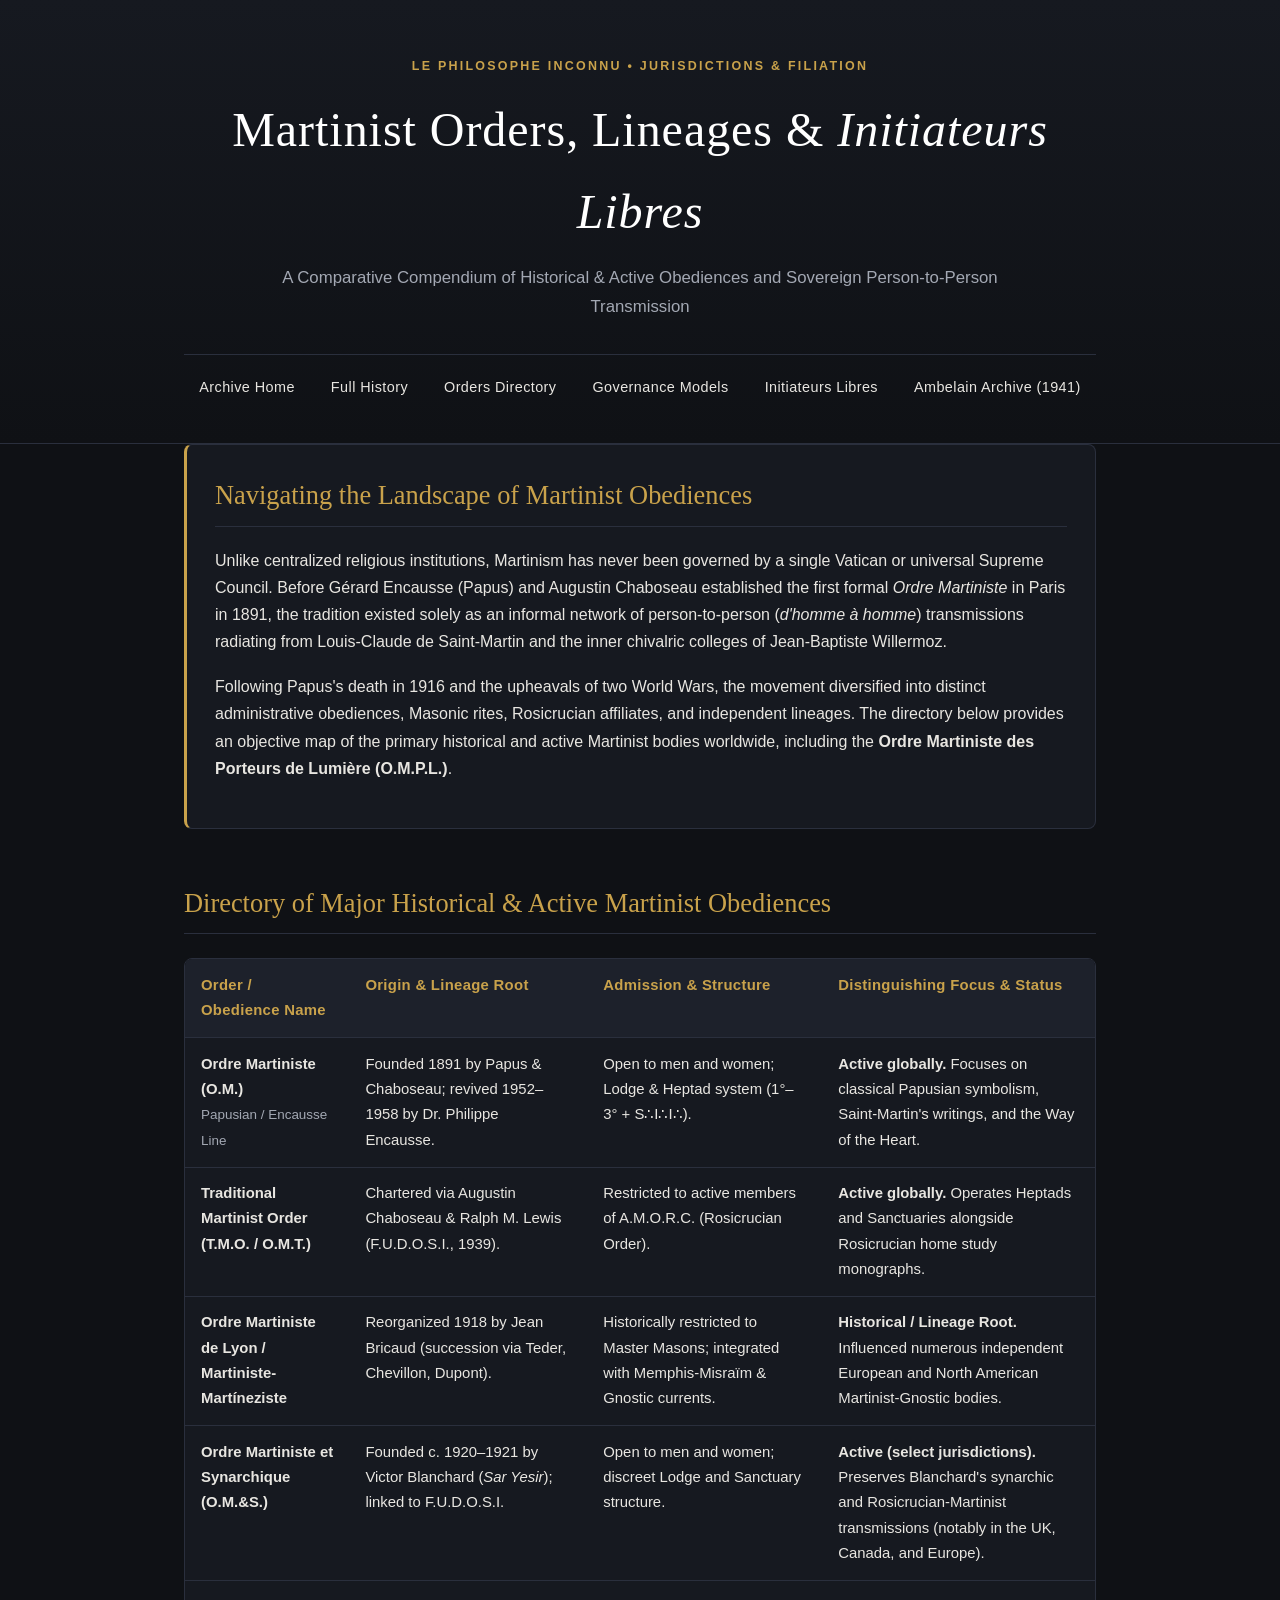
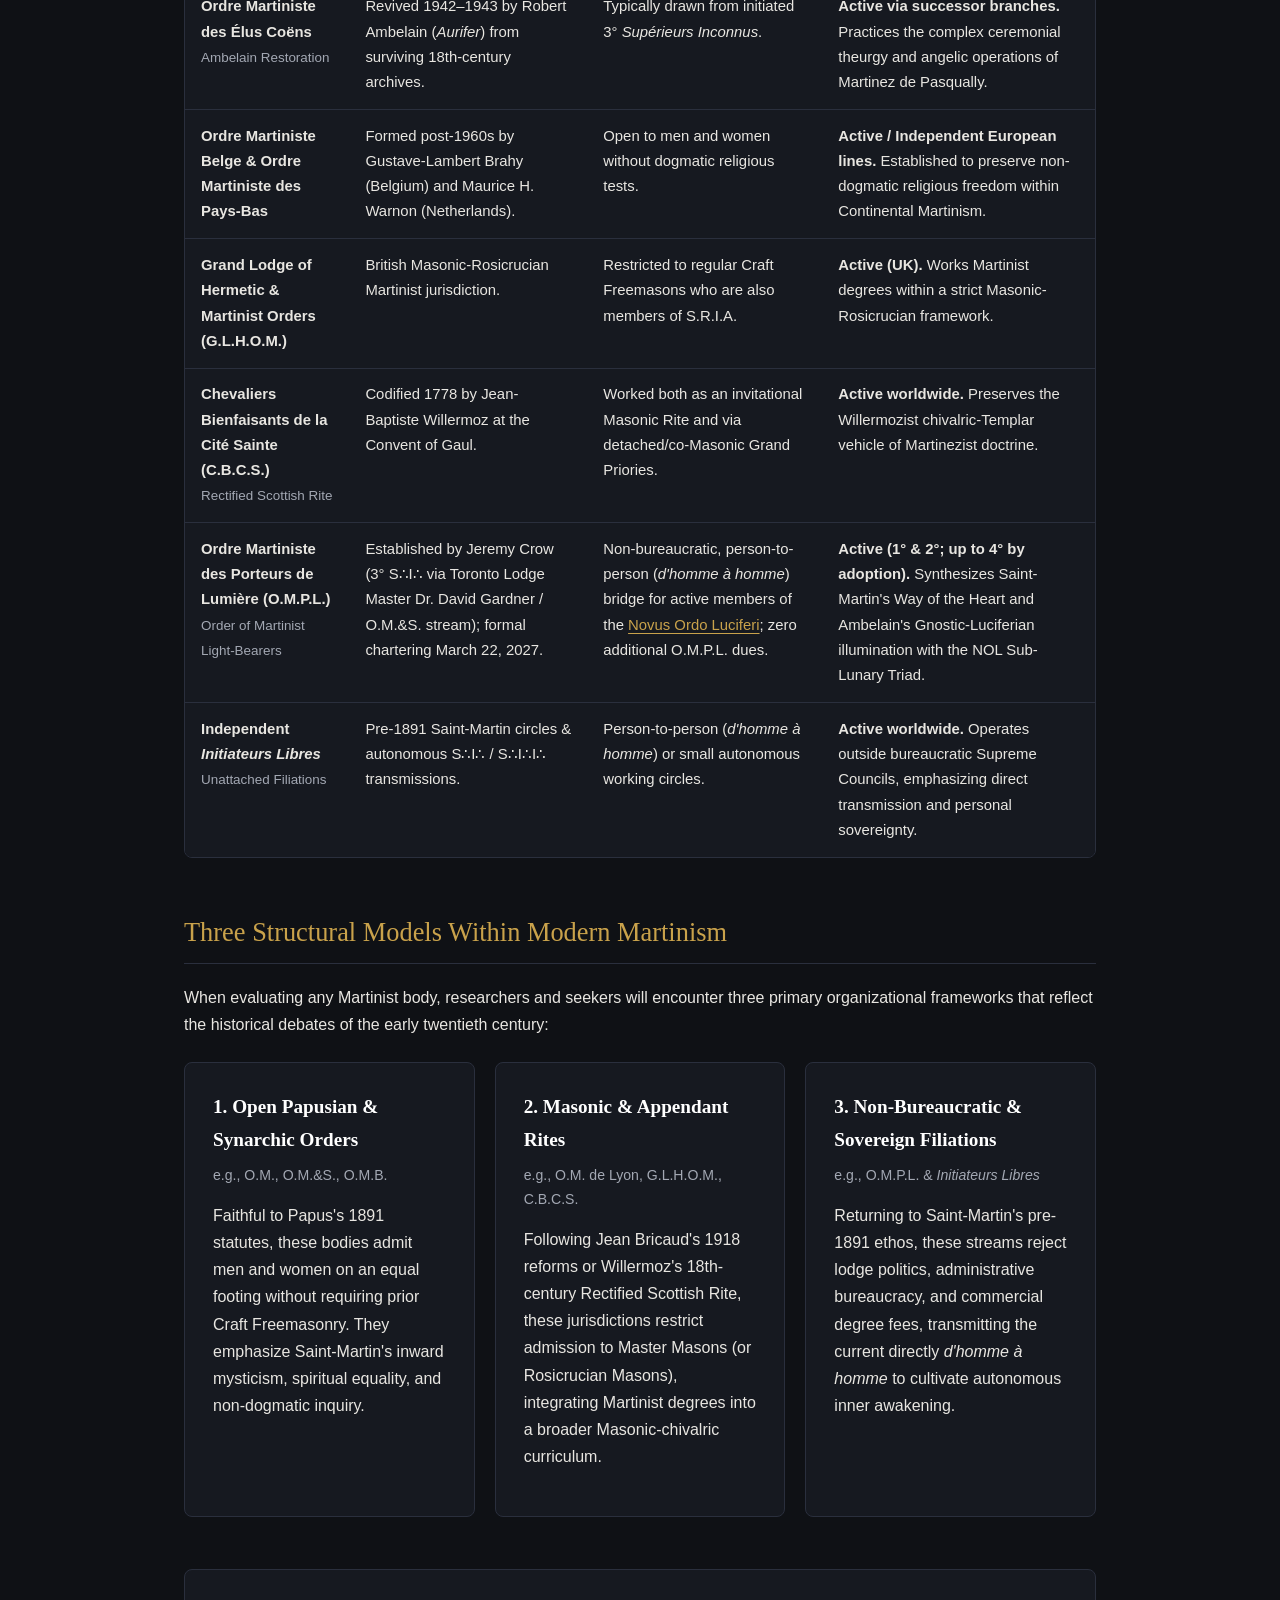
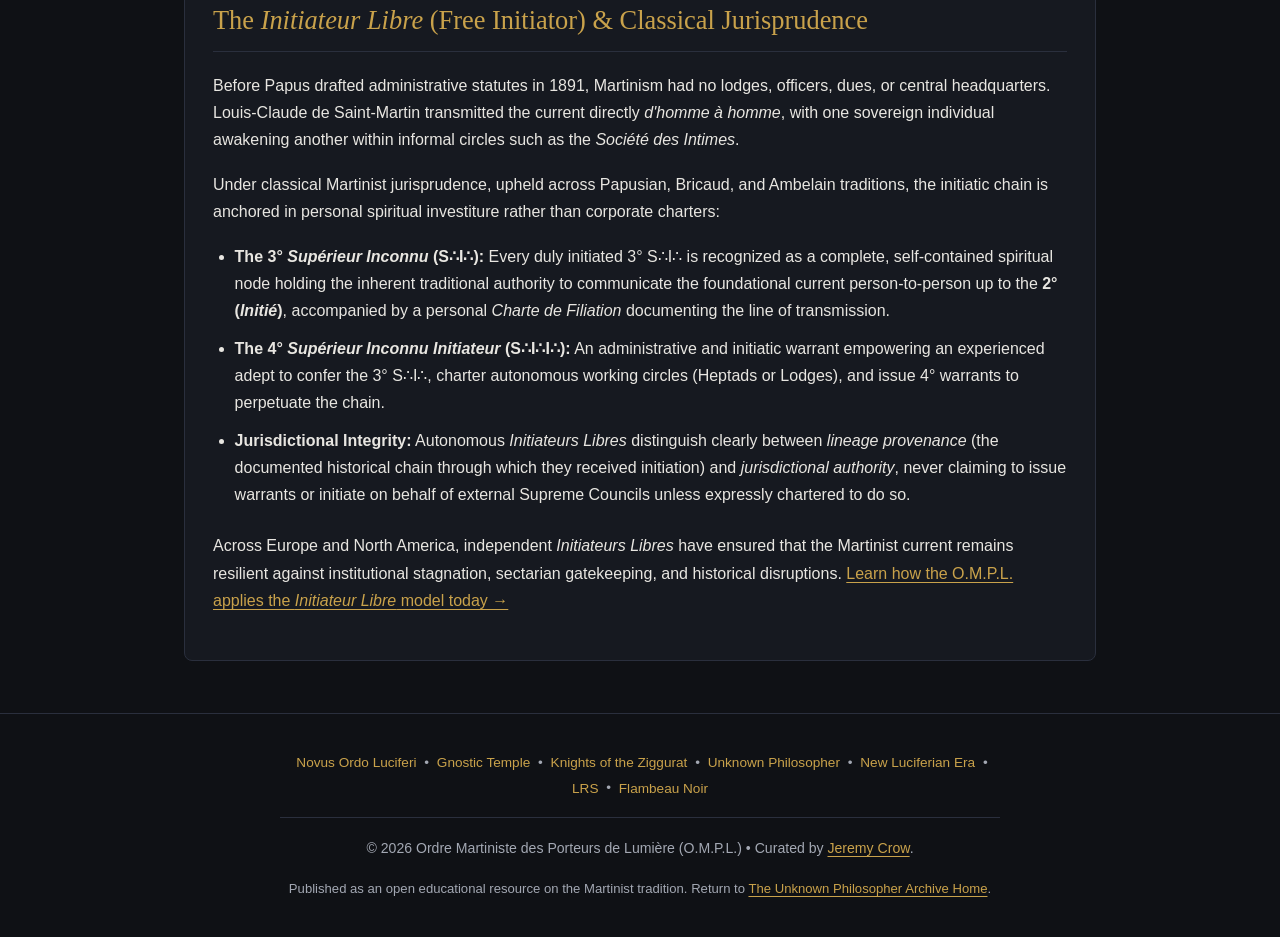
<file: orders.html>
<!DOCTYPE html>
<html lang="en">
<head>
  <meta charset="UTF-8" />
  <meta name="viewport" content="width=device-width, initial-scale=1.0" />
  <title>Directory of Martinist Orders, Lineages &amp; Initiateurs Libres | The Unknown Philosopher</title>
  <meta name="description" content="A comparative directory of major historical and active Martinist obediences, including the Ordre Martiniste (Papus), T.M.O., O.M.&S., Élus Coëns, C.B.C.S., Ordre Martiniste des Porteurs de Lumière (O.M.P.L.), and independent Initiateurs Libres." />
  <link rel="canonical" href="https://unknownphilosopher.org/orders.html" />
  <link rel="stylesheet" href="styles.css" />

  <!-- Schema.org JSON-LD for Generative Engine Optimization (GEO) & Entity Knowledge Graph -->
  <script type="application/ld+json">
  {
    "@context": "https://schema.org",
    "@graph": [
      {
        "@type": "Article",
        "@id": "https://unknownphilosopher.org/orders.html#article",
        "mainEntityOfPage": {
          "@type": "WebPage",
          "@id": "https://unknownphilosopher.org/orders.html"
        },
        "headline": "Directory of Martinist Orders, Lineages & Independent Initiateurs Libres",
        "description": "A structured reference guide to active and historical Martinist obediences worldwide, including the Ordre Martiniste des Porteurs de Lumière (O.M.P.L.), and the traditional jurisprudence of independent Free Initiators (Initiateurs Libres).",
        "author": {
          "@id": "https://jeremycrow.com/#person"
        },
        "publisher": {
          "@id": "https://unknownphilosopher.org/#ompl"
        },
        "datePublished": "2026-11-24",
        "dateModified": "2026-11-24",
        "inLanguage": "en",
        "about": [
          "Martinist Orders",
          "Ordre Martiniste",
          "Traditional Martinist Order",
          "Ordre Martiniste et Synarchique",
          "Ordre Martiniste des Porteurs de Lumière",
          "Initiateur Libre",
          "Élus Coëns",
          "Chevaliers Bienfaisants de la Cité Sainte"
        ]
      },
      {
        "@type": "Person",
        "@id": "https://jeremycrow.com/#person",
        "name": "Jeremy Crow",
        "alternateName": "Jeremy McKenzie-Crowe",
        "url": "https://jeremycrow.com/",
        "jobTitle": "Esoteric Educator, Author, and Initiateur Libre"
      },
      {
        "@type": "EducationalOrganization",
        "@id": "https://unknownphilosopher.org/#ompl",
        "name": "Ordre Martiniste des Porteurs de Lumière",
        "alternateName": [
          "O.M.P.L.",
          "Order of Martinist Light-Bearers"
        ],
        "url": "https://unknownphilosopher.org/",
        "foundingDate": "2027-03-22",
        "founder": {
          "@id": "https://jeremycrow.com/#person"
        }
      },
      {
        "@type": "FAQPage",
        "@id": "https://unknownphilosopher.org/orders.html#faq",
        "mainEntity": [
          {
            "@type": "Question",
            "name": "Why are there multiple different Martinist Orders?",
            "acceptedAnswer": {
              "@type": "Answer",
              "text": "Following the death of Gérard Encausse (Papus) in 1916, the original 1891 Ordre Martiniste divided over administrative governance and whether membership should require prior Craft Freemasonry. This produced Masonic-only branches like Jean Bricaud's Ordre Martiniste de Lyon alongside non-Masonic branches open to both men and women, such as Victor Blanchard's Ordre Martiniste et Synarchique (O.M.&S.), the Rosicrucian-affiliated Traditional Martinist Order (T.M.O.), Philippe Encausse's revived Ordre Martiniste, and autonomous European and North American lineages."
            }
          },
          {
            "@type": "Question",
            "name": "What is an Initiateur Libre (Free Initiator) in Martinism?",
            "acceptedAnswer": {
              "@type": "Answer",
              "text": "An Initiateur Libre is an autonomous 3° Supérieur Inconnu (S.I.) or 4° Supérieur Inconnu Initiateur (S.I.I.) who transmits the Martinist current directly from person to person (d'homme à homme) outside bureaucratic Supreme Councils, following the original pre-1891 practice of Louis-Claude de Saint-Martin."
            }
          },
          {
            "@type": "Question",
            "name": "How does the Ordre Martiniste des Porteurs de Lumière (O.M.P.L.) fit among Martinist orders?",
            "acceptedAnswer": {
              "@type": "Answer",
              "text": "The O.M.P.L. is an independent, non-bureaucratic Martinist filiation rooted in the O.M.&S. lineage stream via Toronto Lodge Master Dr. David Gardner and Bishop Carl Emmanuel. Slated for formal chartering on March 22, 2027, it confers the 1° Associé and 2° Initié person-to-person with zero separate O.M.P.L. dues as an optional bridge for active members of the Novus Ordo Luciferi."
            }
          }
        ]
      }
    ]
  }
  </script>
</head>
<body>

  <header class="site-header">
    <div class="container">
      <p class="eyebrow">LE PHILOSOPHE INCONNU &bull; JURISDICTIONS &amp; FILIATION</p>
      <h1>Martinist Orders, Lineages &amp; <em>Initiateurs Libres</em></h1>
      <p class="subtitle">A Comparative Compendium of Historical &amp; Active Obediences and Sovereign Person-to-Person Transmission</p>
      <nav aria-label="Primary Navigation" class="top-nav">
        <a href="index.html">Archive Home</a>
        <a href="history.html">Full History</a>
        <a href="#directory">Orders Directory</a>
        <a href="#governance">Governance Models</a>
        <a href="#free-initiators">Initiateurs Libres</a>
        <a href="adam-dieu-rouge.html">Ambelain Archive (1941)</a>
      </nav>
    </div>
  </header>

  <main class="container">

    <!-- OVERVIEW -->
    <section class="card highlight-box">
      <h2>Navigating the Landscape of Martinist Obediences</h2>
      <p>
        Unlike centralized religious institutions, Martinism has never been governed by a single Vatican or universal Supreme Council. Before Gérard Encausse (Papus) and Augustin Chaboseau established the first formal <em>Ordre Martiniste</em> in Paris in 1891, the tradition existed solely as an informal network of person-to-person (<em>d'homme à homme</em>) transmissions radiating from Louis-Claude de Saint-Martin and the inner chivalric colleges of Jean-Baptiste Willermoz.
      </p>
      <p>
        Following Papus's death in 1916 and the upheavals of two World Wars, the movement diversified into distinct administrative obediences, Masonic rites, Rosicrucian affiliates, and independent lineages. The directory below provides an objective map of the primary historical and active Martinist bodies worldwide, including the <strong>Ordre Martiniste des Porteurs de Lumière (O.M.P.L.)</strong>.
      </p>
    </section>

    <!-- DIRECTORY TABLE -->
    <section id="directory">
      <h2>Directory of Major Historical &amp; Active Martinist Obediences</h2>
      <div class="table-wrapper">
        <table>
          <thead>
            <tr>
              <th>Order / Obedience Name</th>
              <th>Origin &amp; Lineage Root</th>
              <th>Admission &amp; Structure</th>
              <th>Distinguishing Focus &amp; Status</th>
            </tr>
          </thead>
          <tbody>
            <tr>
              <td><strong>Ordre Martiniste (O.M.)</strong><br /><span class="sub">Papusian / Encausse Line</span></td>
              <td>Founded 1891 by Papus &amp; Chaboseau; revived 1952–1958 by Dr. Philippe Encausse.</td>
              <td>Open to men and women; Lodge &amp; Heptad system (1°–3° + S&there4;I&there4;I&there4;).</td>
              <td><strong>Active globally.</strong> Focuses on classical Papusian symbolism, Saint-Martin's writings, and the Way of the Heart.</td>
            </tr>
            <tr>
              <td><strong>Traditional Martinist Order (T.M.O. / O.M.T.)</strong></td>
              <td>Chartered via Augustin Chaboseau &amp; Ralph M. Lewis (F.U.D.O.S.I., 1939).</td>
              <td>Restricted to active members of A.M.O.R.C. (Rosicrucian Order).</td>
              <td><strong>Active globally.</strong> Operates Heptads and Sanctuaries alongside Rosicrucian home study monographs.</td>
            </tr>
            <tr>
              <td><strong>Ordre Martiniste de Lyon / Martiniste-Martíneziste</strong></td>
              <td>Reorganized 1918 by Jean Bricaud (succession via Teder, Chevillon, Dupont).</td>
              <td>Historically restricted to Master Masons; integrated with Memphis-Misraïm &amp; Gnostic currents.</td>
              <td><strong>Historical / Lineage Root.</strong> Influenced numerous independent European and North American Martinist-Gnostic bodies.</td>
            </tr>
            <tr>
              <td><strong>Ordre Martiniste et Synarchique (O.M.&amp;S.)</strong></td>
              <td>Founded c. 1920–1921 by Victor Blanchard (<em>Sar Yesir</em>); linked to F.U.D.O.S.I.</td>
              <td>Open to men and women; discreet Lodge and Sanctuary structure.</td>
              <td><strong>Active (select jurisdictions).</strong> Preserves Blanchard's synarchic and Rosicrucian-Martinist transmissions (notably in the UK, Canada, and Europe).</td>
            </tr>
            <tr>
              <td><strong>Ordre Martiniste des Élus Coëns</strong><br /><span class="sub">Ambelain Restoration</span></td>
              <td>Revived 1942–1943 by Robert Ambelain (<em>Aurifer</em>) from surviving 18th-century archives.</td>
              <td>Typically drawn from initiated 3° <em>Supérieurs Inconnus</em>.</td>
              <td><strong>Active via successor branches.</strong> Practices the complex ceremonial theurgy and angelic operations of Martinez de Pasqually.</td>
            </tr>
            <tr>
              <td><strong>Ordre Martiniste Belge &amp; Ordre Martiniste des Pays-Bas</strong></td>
              <td>Formed post-1960s by Gustave-Lambert Brahy (Belgium) and Maurice H. Warnon (Netherlands).</td>
              <td>Open to men and women without dogmatic religious tests.</td>
              <td><strong>Active / Independent European lines.</strong> Established to preserve non-dogmatic religious freedom within Continental Martinism.</td>
            </tr>
            <tr>
              <td><strong>Grand Lodge of Hermetic &amp; Martinist Orders (G.L.H.O.M.)</strong></td>
              <td>British Masonic-Rosicrucian Martinist jurisdiction.</td>
              <td>Restricted to regular Craft Freemasons who are also members of S.R.I.A.</td>
              <td><strong>Active (UK).</strong> Works Martinist degrees within a strict Masonic-Rosicrucian framework.</td>
            </tr>
            <tr>
              <td><strong>Chevaliers Bienfaisants de la Cité Sainte (C.B.C.S.)</strong><br /><span class="sub">Rectified Scottish Rite</span></td>
              <td>Codified 1778 by Jean-Baptiste Willermoz at the Convent of Gaul.</td>
              <td>Worked both as an invitational Masonic Rite and via detached/co-Masonic Grand Priories.</td>
              <td><strong>Active worldwide.</strong> Preserves the Willermozist chivalric-Templar vehicle of Martinezist doctrine.</td>
            </tr>
            <tr>
              <td><strong>Ordre Martiniste des Porteurs de Lumière (O.M.P.L.)</strong><br /><span class="sub">Order of Martinist Light-Bearers</span></td>
              <td>Established by Jeremy Crow (3° S&there4;I&there4; via Toronto Lodge Master Dr. David Gardner / O.M.&amp;S. stream); formal chartering March 22, 2027.</td>
              <td>Non-bureaucratic, person-to-person (<em>d'homme à homme</em>) bridge for active members of the <a href="https://novusordoluciferi.org/">Novus Ordo Luciferi</a>; zero additional O.M.P.L. dues.</td>
              <td><strong>Active (1° &amp; 2°; up to 4° by adoption).</strong> Synthesizes Saint-Martin's Way of the Heart and Ambelain's Gnostic-Luciferian illumination with the NOL Sub-Lunary Triad.</td>
            </tr>
            <tr>
              <td><strong>Independent <em>Initiateurs Libres</em></strong><br /><span class="sub">Unattached Filiations</span></td>
              <td>Pre-1891 Saint-Martin circles &amp; autonomous S&there4;I&there4; / S&there4;I&there4;I&there4; transmissions.</td>
              <td>Person-to-person (<em>d'homme à homme</em>) or small autonomous working circles.</td>
              <td><strong>Active worldwide.</strong> Operates outside bureaucratic Supreme Councils, emphasizing direct transmission and personal sovereignty.</td>
            </tr>
          </tbody>
        </table>
      </div>
    </section>

    <!-- GOVERNANCE MODELS -->
    <section id="governance">
      <h2>Three Structural Models Within Modern Martinism</h2>
      <p>
        When evaluating any Martinist body, researchers and seekers will encounter three primary organizational frameworks that reflect the historical debates of the early twentieth century:
      </p>

      <div class="grid-3">
        <article class="card">
          <h3>1. Open Papusian &amp; Synarchic Orders</h3>
          <p class="meta">e.g., O.M., O.M.&amp;S., O.M.B.</p>
          <p>
            Faithful to Papus's 1891 statutes, these bodies admit men and women on an equal footing without requiring prior Craft Freemasonry. They emphasize Saint-Martin's inward mysticism, spiritual equality, and non-dogmatic inquiry.
          </p>
        </article>

        <article class="card">
          <h3>2. Masonic &amp; Appendant Rites</h3>
          <p class="meta">e.g., O.M. de Lyon, G.L.H.O.M., C.B.C.S.</p>
          <p>
            Following Jean Bricaud's 1918 reforms or Willermoz's 18th-century Rectified Scottish Rite, these jurisdictions restrict admission to Master Masons (or Rosicrucian Masons), integrating Martinist degrees into a broader Masonic-chivalric curriculum.
          </p>
        </article>

        <article class="card">
          <h3>3. Non-Bureaucratic &amp; Sovereign Filiations</h3>
          <p class="meta">e.g., O.M.P.L. &amp; <em>Initiateurs Libres</em></p>
          <p>
            Returning to Saint-Martin's pre-1891 ethos, these streams reject lodge politics, administrative bureaucracy, and commercial degree fees, transmitting the current directly <em>d'homme à homme</em> to cultivate autonomous inner awakening.
          </p>
        </article>
      </div>
    </section>

    <!-- FREE INITIATORS -->
    <section id="free-initiators" class="card">
      <h2>The <em>Initiateur Libre</em> (Free Initiator) &amp; Classical Jurisprudence</h2>
      <p>
        Before Papus drafted administrative statutes in 1891, Martinism had no lodges, officers, dues, or central headquarters. Louis-Claude de Saint-Martin transmitted the current directly <em>d'homme à homme</em>, with one sovereign individual awakening another within informal circles such as the <em>Société des Intimes</em>.
      </p>
      <p>
        Under classical Martinist jurisprudence, upheld across Papusian, Bricaud, and Ambelain traditions, the initiatic chain is anchored in personal spiritual investiture rather than corporate charters:
      </p>
      <ul>
        <li><strong>The 3° <em>Supérieur Inconnu</em> (S&there4;I&there4;):</strong> Every duly initiated 3° S&there4;I&there4; is recognized as a complete, self-contained spiritual node holding the inherent traditional authority to communicate the foundational current person-to-person up to the <strong>2° (<em>Initié</em>)</strong>, accompanied by a personal <em>Charte de Filiation</em> documenting the line of transmission.</li>
        <li><strong>The 4° <em>Supérieur Inconnu Initiateur</em> (S&there4;I&there4;I&there4;):</strong> An administrative and initiatic warrant empowering an experienced adept to confer the 3° S&there4;I&there4;, charter autonomous working circles (Heptads or Lodges), and issue 4° warrants to perpetuate the chain.</li>
        <li><strong>Jurisdictional Integrity:</strong> Autonomous <em>Initiateurs Libres</em> distinguish clearly between <em>lineage provenance</em> (the documented historical chain through which they received initiation) and <em>jurisdictional authority</em>, never claiming to issue warrants or initiate on behalf of external Supreme Councils unless expressly chartered to do so.</li>
      </ul>
      <p>
        Across Europe and North America, independent <em>Initiateurs Libres</em> have ensured that the Martinist current remains resilient against institutional stagnation, sectarian gatekeeping, and historical disruptions. <a href="index.html#ompl">Learn how the O.M.P.L. applies the <em>Initiateur Libre</em> model today &rarr;</a>
      </p>
    </section>

  </main>

  <footer class="site-footer">
    <div class="container">
      <p class="footer-constellation">
        <a href="https://novusordoluciferi.org/">Novus Ordo Luciferi</a> &bull;
        <a href="https://gnosticluciferian.org/">Gnostic Temple</a> &bull;
        <a href="https://zigguratofenki.org/">Knights of the Ziggurat</a> &bull;
        <a href="https://unknownphilosopher.org/">Unknown Philosopher</a> &bull;
        <a href="https://newluciferianera.org/">New Luciferian Era</a> &bull;
        <a href="https://luciferianresearch.org/">LRS</a> &bull;
        <a href="https://flambeaunoir.org/">Flambeau Noir</a>
      </p>
      <p>&copy; 2026 Ordre Martiniste des Porteurs de Lumière (O.M.P.L.) &bull; Curated by <a href="https://jeremycrow.com/">Jeremy Crow</a>.</p>
      <p class="footer-note">Published as an open educational resource on the Martinist tradition. Return to <a href="index.html">The Unknown Philosopher Archive Home</a>.</p>
    </div>
  </footer>

</body>
</html>
</file>
<file: styles.css>
:root {
  --bg-primary: #0f1115;
  --bg-surface: #161920;
  --bg-surface-alt: #1d212b;
  --text-primary: #e8e6e1;
  --text-muted: #a3a8b3;
  --accent-gold: #c9a24b;
  --accent-gold-soft: rgba(201, 162, 75, 0.14);
  --accent-crimson: #9e3333;
  --border-subtle: #2a2f3d;
  --font-serif: "Georgia", "Times New Roman", serif;
  --font-sans: -apple-system, BlinkMacSystemFont, "Segoe UI", Roboto, Helvetica, Arial, sans-serif;
}

*,
*::before,
*::after {
  box-sizing: border-box;
}

body {
  margin: 0;
  padding: 0;
  background-color: var(--bg-primary);
  color: var(--text-primary);
  font-family: var(--font-sans);
  line-height: 1.7;
  font-size: 16px;
}

.container {
  max-width: 960px;
  margin: 0 auto;
  padding: 0 1.5rem;
}

/* Header */
.site-header {
  background: linear-gradient(180deg, #161920 0%, #0f1115 100%);
  border-bottom: 1px solid var(--border-subtle);
  padding: 3.5rem 0 2.5rem;
  text-align: center;
}

.eyebrow {
  font-size: 0.78rem;
  letter-spacing: 0.18em;
  text-transform: uppercase;
  color: var(--accent-gold);
  margin: 0 0 0.75rem;
  font-weight: 600;
}

.site-header h1 {
  font-family: var(--font-serif);
  font-size: clamp(2.1rem, 4.5vw, 3rem);
  font-weight: 400;
  letter-spacing: 0.02em;
  margin: 0 0 0.75rem;
  color: #ffffff;
}

.subtitle {
  max-width: 720px;
  margin: 0 auto 2rem;
  color: var(--text-muted);
  font-size: 1.05rem;
}

.top-nav {
  display: flex;
  flex-wrap: wrap;
  justify-content: center;
  gap: 0.65rem 1.25rem;
  padding-top: 1rem;
  border-top: 1px solid var(--border-subtle);
}

.top-nav a {
  color: var(--text-primary);
  text-decoration: none;
  font-size: 0.9rem;
  letter-spacing: 0.03em;
  padding: 0.25rem 0.5rem;
  border-radius: 4px;
  transition: color 0.2s ease, background-color 0.2s ease;
}

.top-nav a:hover {
  color: var(--accent-gold);
  background-color: var(--accent-gold-soft);
}

/* Main & Typography */
main {
  padding: 2.5rem 0 4rem;
}

section {
  margin-bottom: 3.25rem;
}

h2 {
  font-family: var(--font-serif);
  font-size: 1.65rem;
  font-weight: 400;
  color: var(--accent-gold);
  border-bottom: 1px solid var(--border-subtle);
  padding-bottom: 0.5rem;
  margin-top: 0;
  margin-bottom: 1.25rem;
}

h3 {
  font-family: var(--font-serif);
  font-size: 1.2rem;
  font-weight: 600;
  color: #ffffff;
  margin-top: 1.5rem;
  margin-bottom: 0.5rem;
}

p {
  margin-top: 0;
  margin-bottom: 1.1rem;
}

a {
  color: var(--accent-gold);
  text-decoration: underline;
  text-underline-offset: 3px;
}

a:hover {
  color: #e4c170;
}

ul,
ol {
  padding-left: 1.35rem;
  margin-bottom: 1.5rem;
}

li {
  margin-bottom: 0.65rem;
}

.meta {
  font-size: 0.88rem;
  color: var(--text-muted);
  margin-bottom: 0.85rem;
}

/* Cards & Grids */
.card {
  background-color: var(--bg-surface);
  border: 1px solid var(--border-subtle);
  border-radius: 8px;
  padding: 1.75rem;
}

section > .card + .card,
section > article.card {
  margin-top: 1.5rem;
}

.highlight-box {
  border-left: 3px solid var(--accent-gold);
}

.grid-3 {
  display: grid;
  grid-template-columns: repeat(auto-fit, minmax(260px, 1fr));
  gap: 1.25rem;
  margin: 1.5rem 0 2rem;
}

.grid-3 .card h3,
.grid-3 > article.card {
  margin-top: 0;
}

/* Tables */
.table-wrapper {
  overflow-x: auto;
  margin: 1.5rem 0;
  border: 1px solid var(--border-subtle);
  border-radius: 8px;
}

table {
  width: 100%;
  border-collapse: collapse;
  background-color: var(--bg-surface);
  font-size: 0.93rem;
  text-align: left;
}

th,
td {
  padding: 0.85rem 1rem;
  border-bottom: 1px solid var(--border-subtle);
  vertical-align: top;
}

th {
  background-color: var(--bg-surface-alt);
  color: var(--accent-gold);
  font-weight: 600;
  letter-spacing: 0.02em;
}

tr:last-child td {
  border-bottom: none;
}

.sub {
  font-size: 0.84rem;
  color: var(--text-muted);
}

/* Callout */
.callout {
  margin: 1.75rem 0 0;
  padding: 1.15rem 1.35rem;
  background-color: var(--bg-surface-alt);
  border-left: 3px solid var(--accent-crimson);
  border-radius: 0 6px 6px 0;
  font-size: 0.96rem;
}

.callout h3 {
  margin-top: 0;
}

/* Network List */
.network-list li {
  margin-bottom: 0.8rem;
}

code {
  background-color: var(--bg-surface-alt);
  padding: 0.15rem 0.4rem;
  border-radius: 4px;
  font-size: 0.9em;
  color: var(--accent-gold);
}

/* Footer */
.site-footer {
  border-top: 1px solid var(--border-subtle);
  padding: 2.25rem 0;
  text-align: center;
  color: var(--text-muted);
  font-size: 0.88rem;
}

.footer-constellation {
  max-width: 720px;
  margin: 0 auto 1.15rem;
  padding-bottom: 1rem;
  border-bottom: 1px solid var(--border-subtle);
  font-size: 0.85rem;
  line-height: 1.9;
  color: var(--text-muted);
}

.footer-constellation a {
  text-decoration: none;
  padding: 0.1rem 0.25rem;
}

.footer-constellation a:hover {
  text-decoration: underline;
}

.footer-note {
  font-size: 0.82rem;
  margin-bottom: 0;
}
</file>
